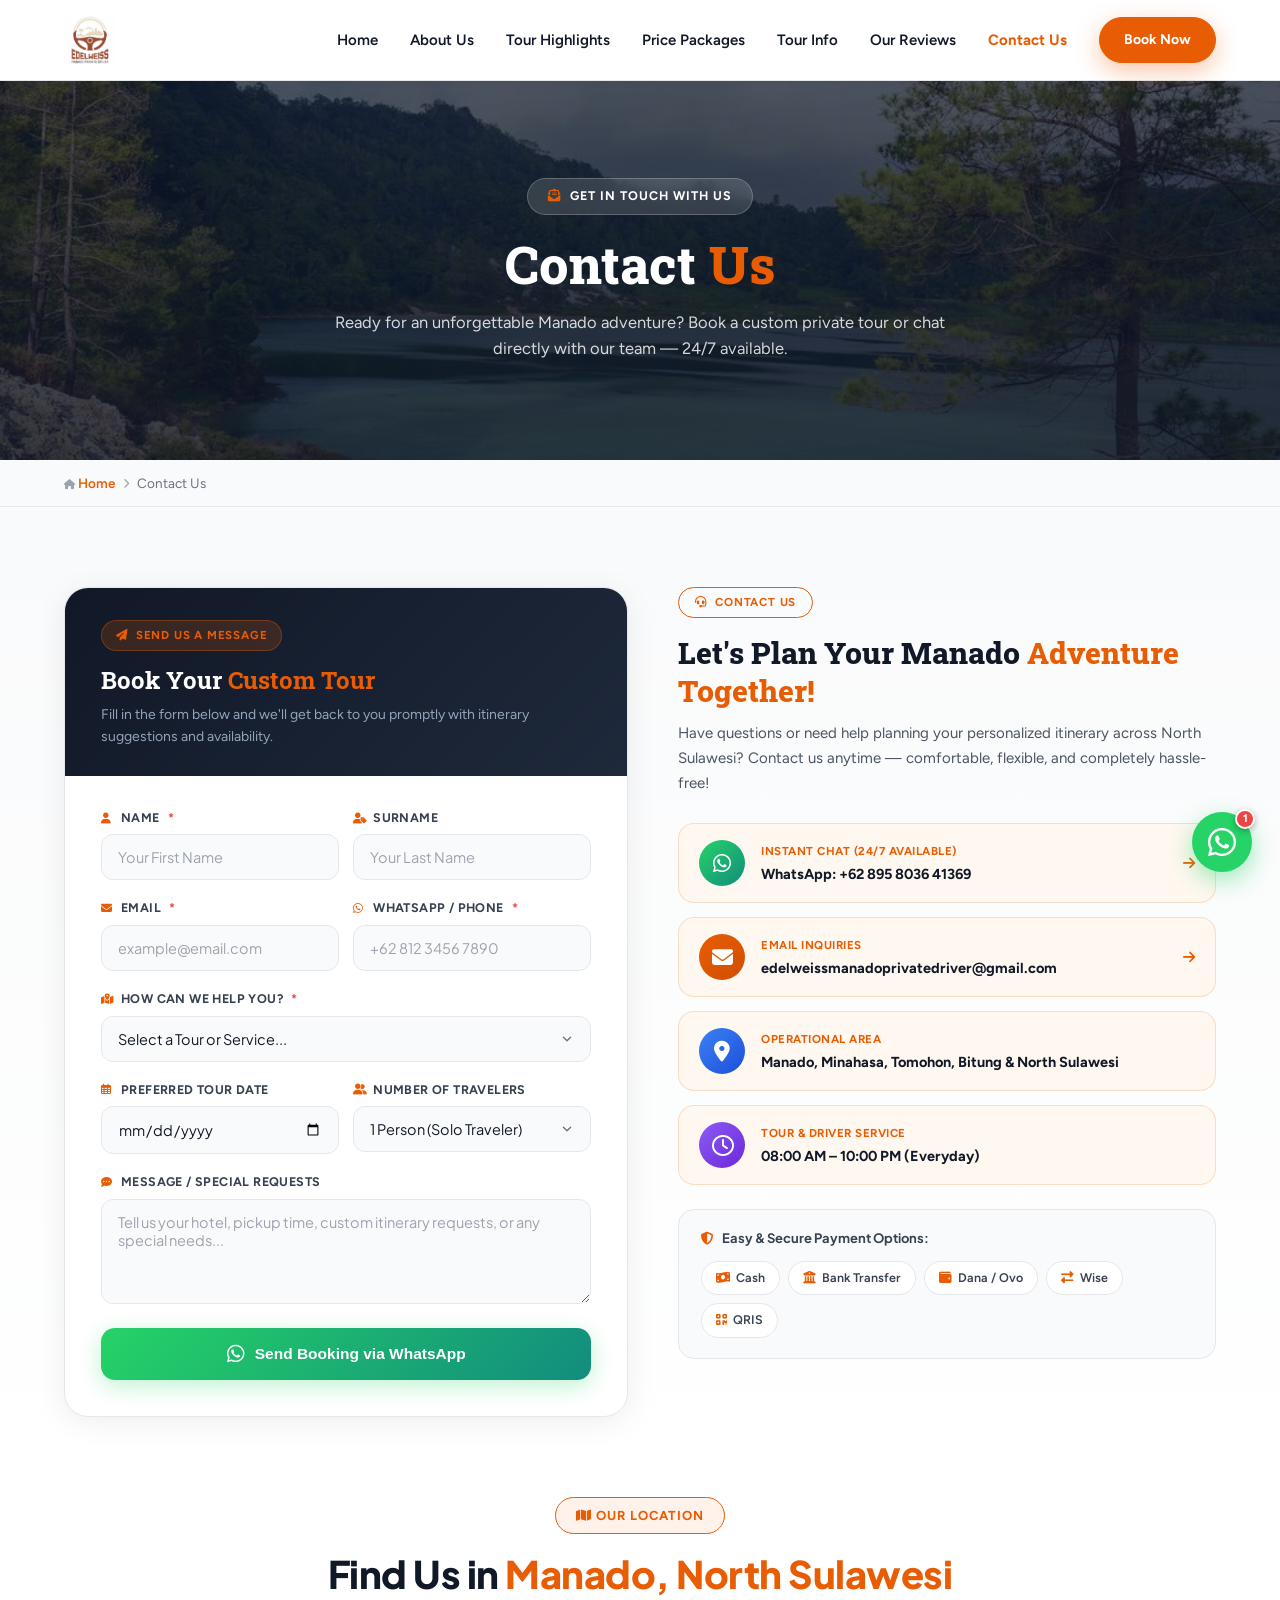
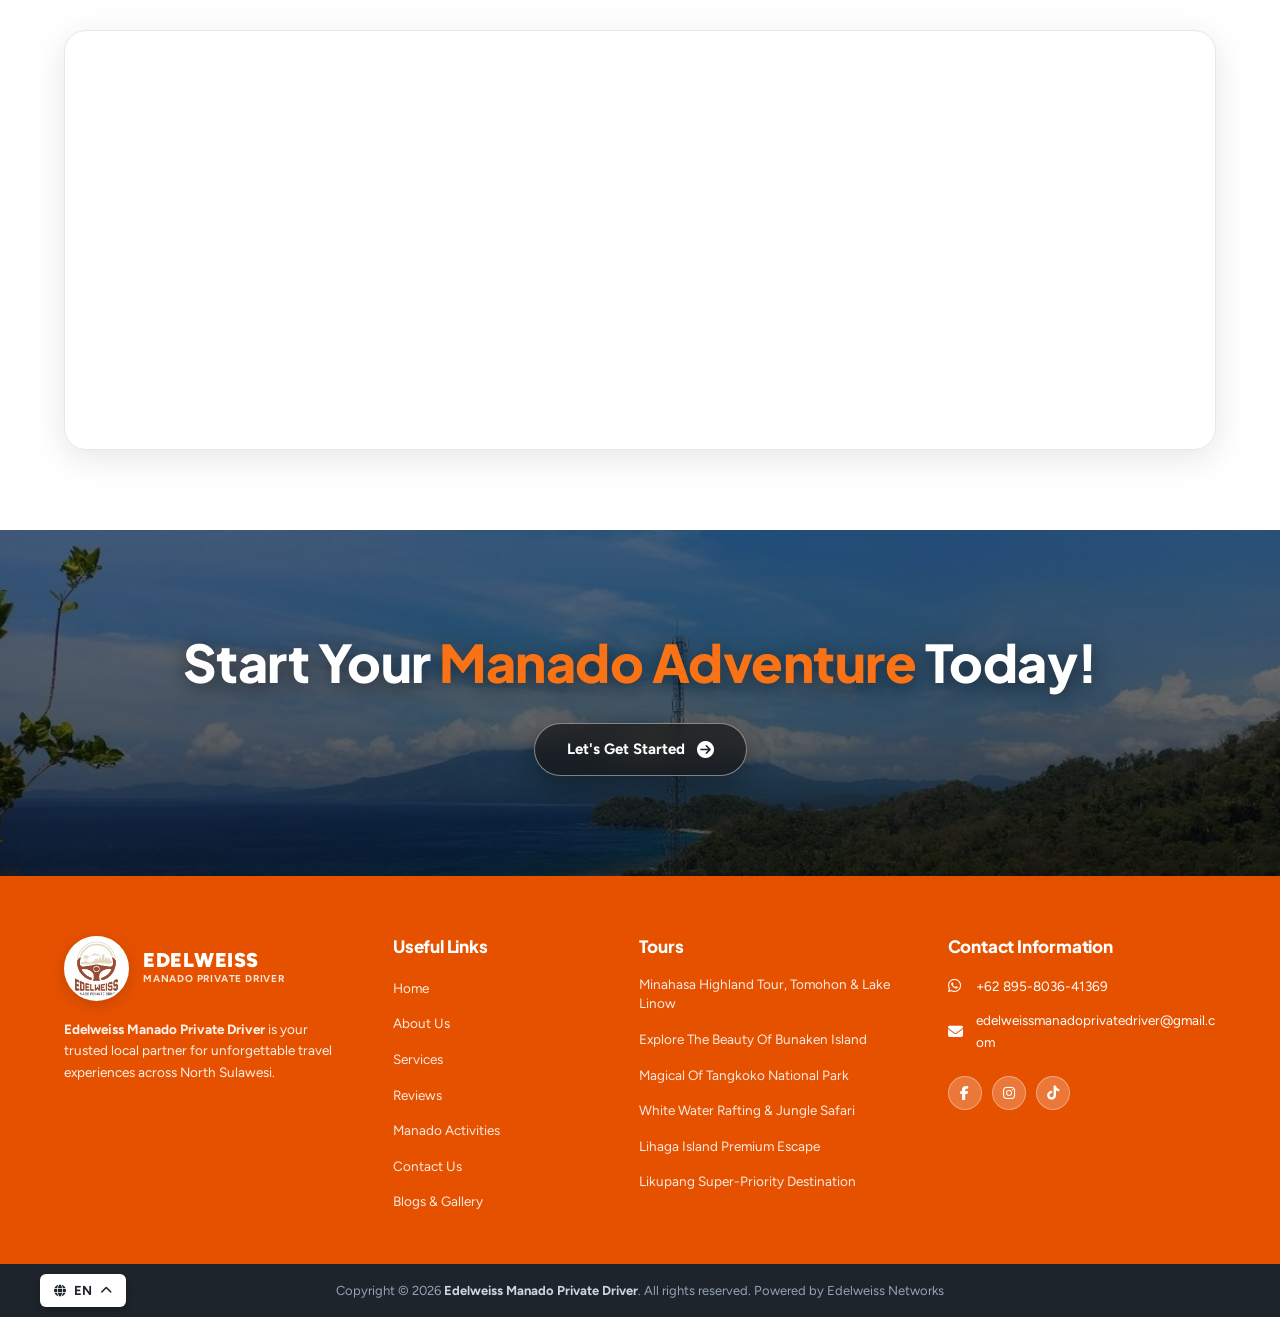
<file: contact.html>
<!DOCTYPE html>
<html lang="en">
<head>
    <meta charset="UTF-8">
    <meta name="viewport" content="width=device-width, initial-scale=1.0">
    <title>Contact Us - Edelweiss Manado Private Driver</title>
    <meta name="description" content="Get in touch with Edelweiss Manado Private Driver. Book your customized private tour, driver service, airport transfer, or ask any questions. Available 24/7.">

    <!-- Google Fonts -->
    <link rel="preconnect" href="https://fonts.googleapis.com">
    <link rel="preconnect" href="https://fonts.gstatic.com" crossorigin>
    <link href="https://fonts.googleapis.com/css2?family=Figtree:ital,wght@0,300..900;1,300..900&family=Plus+Jakarta+Sans:ital,wght@0,300..800;1,300..800&family=Roboto+Slab:wght@100..900&display=swap" rel="stylesheet">

    <!-- Font Awesome -->
    <link rel="stylesheet" href="https://cdnjs.cloudflare.com/ajax/libs/font-awesome/6.4.0/css/all.min.css">

    <!-- Shared CSS -->
    <link rel="stylesheet" href="css/style.css">

    <!-- Contact Page Specific Override CSS -->
    <style>
        /* ===== PAGE HERO BANNER ===== */
        .page-hero {
            position: relative;
            height: 380px;
            display: flex;
            align-items: center;
            justify-content: center;
            text-align: center;
            margin-top: 80px;
            overflow: hidden;
        }

        .page-hero-bg {
            position: absolute;
            inset: 0;
            background: url('Tempat_wisata/tomohon_linow_lake.jpg') center/cover no-repeat;
            transform: scale(1.05);
            transition: transform 8s ease;
            animation: subtle-ken 8s ease forwards;
        }

        @keyframes subtle-ken {
            from { transform: scale(1.05); }
            to   { transform: scale(1.0); }
        }

        .page-hero-overlay {
            position: absolute;
            inset: 0;
            background: linear-gradient(175deg, rgba(15,23,42,0.72) 0%, rgba(15,23,42,0.85) 100%);
        }

        .page-hero-content {
            position: relative;
            z-index: 2;
            max-width: 700px;
            padding: 0 20px;
        }

        .page-hero-content .page-tag {
            display: inline-flex;
            align-items: center;
            gap: 8px;
            background: rgba(255,255,255,0.14);
            backdrop-filter: blur(8px);
            border: 1px solid rgba(255,255,255,0.22);
            color: #fff;
            padding: 7px 20px;
            border-radius: 50px;
            font-size: 12.5px;
            font-weight: 700;
            text-transform: uppercase;
            letter-spacing: 1px;
            margin-bottom: 20px;
        }

        .page-hero-content .page-tag i {
            color: #E85D04;
        }

        .page-hero-content h1 {
            font-family: 'Roboto Slab', serif;
            color: #fff;
            font-size: 52px;
            font-weight: 800;
            line-height: 1.15;
            margin-bottom: 14px;
        }

        .page-hero-content h1 .hl {
            color: #E85D04;
        }

        .page-hero-content p {
            color: rgba(255,255,255,0.82);
            font-size: 16.5px;
            line-height: 1.6;
        }

        /* ===== BREADCRUMB ===== */
        .breadcrumb-bar {
            background: #F9FAFB;
            border-bottom: 1px solid #E5E7EB;
            padding: 12px 0;
        }

        .breadcrumb-bar .container {
            display: flex;
            align-items: center;
            gap: 8px;
            font-size: 13.5px;
            color: #6B7280;
        }

        .breadcrumb-bar a {
            color: #E85D04;
            font-weight: 600;
            text-decoration: none;
            transition: color 0.2s;
        }

        .breadcrumb-bar a:hover {
            color: #D04F00;
        }

        .breadcrumb-bar i {
            font-size: 10px;
            color: #9CA3AF;
        }

        /* ===== CONTACT SECTION LAYOUT ===== */
        .contact-section {
            padding: 80px 0;
            background: linear-gradient(180deg, #F9FAFB 0%, #ffffff 100%);
        }

        .contact-wrap {
            display: grid;
            grid-template-columns: 1.05fr 1fr;
            gap: 50px;
            align-items: start;
        }

        /* ===== LEFT COLUMN: FORM CARD ===== */
        .form-col {
            background: #fff;
            border-radius: 24px;
            border: 1px solid #E5E7EB;
            box-shadow: 0 4px 30px rgba(0,0,0,0.07);
            overflow: hidden;
            transition: box-shadow 0.3s ease;
        }

        .form-col:hover {
            box-shadow: 0 8px 40px rgba(0,0,0,0.10);
        }

        .form-col-header {
            background: linear-gradient(135deg, #111827 0%, #1e293b 100%);
            padding: 32px 36px 28px;
        }

        .form-col-header .ftag {
            display: inline-flex;
            align-items: center;
            gap: 7px;
            background: rgba(232,93,4,0.18);
            border: 1px solid rgba(232,93,4,0.35);
            color: #E85D04;
            padding: 5px 14px;
            border-radius: 50px;
            font-size: 11.5px;
            font-weight: 700;
            text-transform: uppercase;
            letter-spacing: 0.8px;
            margin-bottom: 14px;
        }

        .form-col-header h2 {
            font-family: 'Roboto Slab', serif;
            color: #fff;
            font-size: 24px;
            font-weight: 700;
            line-height: 1.3;
            margin: 0 0 8px 0;
        }

        .form-col-header h2 span {
            color: #E85D04;
        }

        .form-col-header p {
            color: #94A3B8;
            font-size: 14px;
            line-height: 1.55;
            margin: 0;
        }

        .form-col-body {
            padding: 32px 36px 36px;
        }

        /* FORM ELEMENTS */
        .booking-form {
            display: flex;
            flex-direction: column;
            gap: 18px;
        }

        .frow-2 {
            display: grid;
            grid-template-columns: 1fr 1fr;
            gap: 14px;
        }

        .fgroup {
            display: flex;
            flex-direction: column;
            gap: 6px;
        }

        .fgroup label {
            display: flex;
            align-items: center;
            gap: 6px;
            font-size: 12.5px;
            font-weight: 700;
            color: #374151;
            text-transform: uppercase;
            letter-spacing: 0.4px;
        }

        .fgroup label i {
            color: #E85D04;
            font-size: 11px;
            width: 14px;
        }

        .fgroup label .req {
            color: #EF4444;
            margin-left: 2px;
        }

        .fgroup input,
        .fgroup select,
        .fgroup textarea {
            width: 100%;
            box-sizing: border-box;
            padding: 13px 16px;
            border: 1.5px solid #E5E7EB;
            border-radius: 12px;
            font-size: 14.5px;
            font-family: 'Plus Jakarta Sans', 'Figtree', sans-serif;
            color: #111827;
            background: #F9FAFB;
            transition: border-color 0.25s, box-shadow 0.25s, background 0.25s;
            outline: none;
            appearance: none;
            -webkit-appearance: none;
        }

        .fgroup select {
            background-image: url("data:image/svg+xml,%3Csvg xmlns='http://www.w3.org/2000/svg' fill='none' viewBox='0 0 20 20'%3E%3Cpath stroke='%236B7280' stroke-linecap='round' stroke-linejoin='round' stroke-width='1.5' d='M6 8l4 4 4-4'/%3E%3C/svg%3E");
            background-repeat: no-repeat;
            background-position: right 14px center;
            background-size: 18px;
            padding-right: 40px;
        }

        .fgroup input:focus,
        .fgroup select:focus,
        .fgroup textarea:focus {
            border-color: #E85D04;
            background: #fff;
            box-shadow: 0 0 0 4px rgba(232,93,4,0.10);
        }

        .fgroup textarea {
            resize: vertical;
            min-height: 105px;
        }

        .fgroup input::placeholder,
        .fgroup textarea::placeholder {
            color: #9CA3AF;
        }

        /* SUBMIT BUTTON */
        .btn-whatsapp-submit {
            display: flex;
            align-items: center;
            justify-content: center;
            gap: 10px;
            width: 100%;
            padding: 16px 24px;
            background: linear-gradient(135deg, #25D366 0%, #128C7E 100%);
            color: #fff;
            font-weight: 800;
            font-size: 15.5px;
            border: none;
            border-radius: 14px;
            cursor: pointer;
            box-shadow: 0 6px 22px rgba(37,211,102,0.30);
            transition: transform 0.25s, box-shadow 0.25s, filter 0.25s;
            margin-top: 6px;
        }

        .btn-whatsapp-submit:hover {
            transform: translateY(-2px);
            box-shadow: 0 10px 28px rgba(37,211,102,0.44);
            filter: brightness(1.05);
        }

        .btn-whatsapp-submit i {
            font-size: 20px;
        }

        /* ===== RIGHT COLUMN: INFO ===== */
        .info-col {
            display: flex;
            flex-direction: column;
            gap: 24px;
        }

        .info-col-header {
            padding: 0 0 4px;
        }

        .info-col-header .ctag {
            display: inline-flex;
            align-items: center;
            gap: 7px;
            border: 1.5px solid #E85D04;
            color: #E85D04;
            padding: 5px 16px;
            border-radius: 50px;
            font-size: 11.5px;
            font-weight: 700;
            text-transform: uppercase;
            letter-spacing: 0.8px;
            margin-bottom: 16px;
        }

        .info-col-header h2 {
            font-family: 'Roboto Slab', serif;
            font-size: 30px;
            font-weight: 800;
            color: #111827;
            line-height: 1.25;
            margin: 0 0 12px 0;
        }

        .info-col-header h2 span {
            color: #E85D04;
        }

        .info-col-header p {
            color: #4B5563;
            font-size: 15px;
            line-height: 1.65;
        }

        /* CHANNEL CARDS */
        .channels {
            display: flex;
            flex-direction: column;
            gap: 14px;
        }

        .channel {
            display: flex;
            align-items: center;
            gap: 16px;
            background: #FFF8F0;
            border: 1.5px solid rgba(232,93,4,0.18);
            border-radius: 16px;
            padding: 16px 20px;
            text-decoration: none;
            transition: transform 0.25s, border-color 0.25s, box-shadow 0.25s;
        }

        a.channel:hover {
            transform: translateX(6px);
            border-color: #E85D04;
            box-shadow: 0 6px 22px rgba(232,93,4,0.14);
        }

        .channel-icon {
            width: 46px;
            height: 46px;
            border-radius: 50%;
            display: flex;
            align-items: center;
            justify-content: center;
            font-size: 21px;
            color: #fff;
            flex-shrink: 0;
        }

        .channel-icon.wa-icon   { background: linear-gradient(135deg, #25D366, #128C7E); }
        .channel-icon.mail-icon { background: linear-gradient(135deg, #E85D04, #D04F00); }
        .channel-icon.loc-icon  { background: linear-gradient(135deg, #3B82F6, #1D4ED8); }
        .channel-icon.time-icon { background: linear-gradient(135deg, #8B5CF6, #6D28D9); }

        .channel-text {
            flex: 1;
            min-width: 0;
        }

        .channel-label {
            display: block;
            font-size: 11.5px;
            font-weight: 700;
            text-transform: uppercase;
            letter-spacing: 0.5px;
            color: #E85D04;
            margin-bottom: 3px;
        }

        .channel-value {
            font-size: 14.5px;
            font-weight: 700;
            color: #111827;
            line-height: 1.4;
            margin: 0;
            white-space: nowrap;
            overflow: hidden;
            text-overflow: ellipsis;
        }

        .channel-arrow {
            color: #E85D04;
            font-size: 14px;
            transition: transform 0.25s;
            flex-shrink: 0;
        }

        a.channel:hover .channel-arrow {
            transform: translateX(4px);
        }

        /* PAYMENT BOX */
        .payment-box {
            background: #F9FAFB;
            border-radius: 16px;
            border: 1px solid #E5E7EB;
            padding: 20px 22px;
        }

        .payment-box h4 {
            font-size: 13px;
            font-weight: 700;
            color: #374151;
            display: flex;
            align-items: center;
            gap: 8px;
            margin-bottom: 14px;
        }

        .payment-box h4 i {
            color: #E85D04;
        }

        .payment-tags {
            display: flex;
            flex-wrap: wrap;
            gap: 8px;
        }

        .payment-tags span {
            display: inline-flex;
            align-items: center;
            gap: 6px;
            background: #fff;
            border: 1px solid #E5E7EB;
            padding: 6px 14px;
            border-radius: 50px;
            font-size: 12.5px;
            font-weight: 600;
            color: #374151;
        }

        .payment-tags span i {
            color: #E85D04;
        }

        /* ===== MAP SECTION ===== */
        .map-section {
            padding: 0 0 80px;
        }

        .map-section .section-title {
            text-align: center;
            margin-bottom: 32px;
        }

        .map-frame {
            width: 100%;
            height: 420px;
            border-radius: 22px;
            overflow: hidden;
            box-shadow: 0 8px 35px rgba(0,0,0,0.10);
            border: 1px solid #E5E7EB;
        }

        .map-frame iframe {
            width: 100%;
            height: 100%;
            border: none;
            display: block;
        }

        /* ===== RESPONSIVE ===== */
        @media (max-width: 1200px) {
            .contact-wrap {
                gap: 32px;
            }
            .form-col-header, .form-col-body {
                padding: 30px 28px;
            }
            .info-col {
                padding: 30px 26px;
            }
        }

        @media (max-width: 992px) {
            .contact-section {
                padding: 50px 0 60px;
            }

            .contact-wrap {
                grid-template-columns: 1fr;
                gap: 40px;
            }

            .page-hero {
                height: 320px;
            }

            .page-hero-content h1 {
                font-size: 38px;
            }

            .form-col-header, .form-col-body {
                padding: 30px 24px;
            }

            .info-col {
                padding: 30px 24px;
            }
        }

        @media (max-width: 768px) {
            .page-hero {
                height: 280px;
                padding: 0 15px;
            }

            .page-hero-content h1 {
                font-size: 32px;
            }

            .page-hero-content p {
                font-size: 14.5px;
            }

            .frow-2 {
                grid-template-columns: 1fr;
                gap: 16px;
            }

            .form-col-header,
            .form-col-body {
                padding: 24px 18px;
            }

            .form-col-header h2,
            .info-col-header h2 {
                font-size: 24px;
            }

            .channel {
                padding: 14px 16px;
                gap: 12px;
            }

            .channel-icon {
                width: 40px;
                height: 40px;
                font-size: 18px;
            }

            .channel-value {
                font-size: 13.5px;
                white-space: normal;
                word-break: break-word;
            }

            .payment-box {
                padding: 16px 18px;
            }

            .payment-tags span {
                font-size: 12px;
                padding: 5px 12px;
            }

            .map-frame {
                height: 320px;
                border-radius: 16px;
            }
        }

        @media (max-width: 480px) {
            .page-hero {
                height: 250px;
            }

            .page-hero-content h1 {
                font-size: 28px;
            }

            .page-tag {
                font-size: 12px;
                padding: 5px 14px;
            }

            .form-col-header,
            .form-col-body,
            .info-col {
                padding: 20px 15px;
                border-radius: 16px;
            }

            .form-col-header h2,
            .info-col-header h2 {
                font-size: 21px;
            }

            .btn-whatsapp-submit {
                font-size: 14.5px;
                padding: 13px 20px;
            }

            .channel {
                flex-direction: row;
                padding: 12px 14px;
            }

            .channel-arrow {
                display: none;
            }

            .map-frame {
                height: 260px;
            }
        }
    </style>
</head>
<body>
    <!-- NAVBAR -->
    <nav id="navbar" class="scrolled">
        <div class="container nav-container">
            <a href="index.html" class="logo">
                <img src="logo.jpg" alt="Edelweiss Manado Logo">
            </a>
            <div class="nav-links">
                <a href="index.html">Home</a>
                <a href="index.html#about">About Us</a>
                <a href="index.html#highlights">Tour Highlights</a>
                <a href="index.html#packages">Price Packages</a>
                <a href="index.html#info">Tour Info</a>
                <a href="index.html#reviews">Our Reviews</a>
                <a href="contact.html" style="color:#E85D04; font-weight:700;">Contact Us</a>
                <a href="contact.html#contact-form" class="btn-primary nav-cta">Book Now</a>
            </div>
            <div class="mobile-menu-btn" id="mobileMenuBtn">
                <i class="fas fa-bars"></i>
            </div>
        </div>
    </nav>

    <!-- MOBILE MENU -->
    <div class="mobile-menu" id="mobileMenu">
        <div class="mobile-menu-header">
            <a href="index.html" class="logo">
                <img src="logo.jpg" alt="Edelweiss Manado Logo">
            </a>
            <button class="mobile-close-btn" id="mobileCloseBtn"><i class="fas fa-times"></i></button>
        </div>
        <a href="index.html" class="mobile-link">Home</a>
        <a href="index.html#about" class="mobile-link">About Us</a>
        <a href="index.html#highlights" class="mobile-link">Tour Highlights</a>
        <a href="index.html#packages" class="mobile-link">Price Packages</a>
        <a href="index.html#info" class="mobile-link">Tour Info</a>
        <a href="index.html#reviews" class="mobile-link">Our Reviews</a>
        <a href="contact.html" class="mobile-link" style="color:#E85D04;font-weight:700;">Contact Us</a>
        <a href="contact.html#contact-form" class="btn-primary mobile-cta">Book Now</a>
    </div>
    <div class="mobile-overlay" id="mobileOverlay"></div>

    <!-- PAGE HERO -->
    <section class="page-hero">
        <div class="page-hero-bg"></div>
        <div class="page-hero-overlay"></div>
        <div class="page-hero-content">
            <div class="page-tag">
                <i class="fas fa-envelope-open-text"></i> Get In Touch With Us
            </div>
            <h1>Contact <span class="hl">Us</span></h1>
            <p>Ready for an unforgettable Manado adventure? Book a custom private tour or chat directly with our team — 24/7 available.</p>
        </div>
    </section>

    <!-- BREADCRUMB -->
    <div class="breadcrumb-bar">
        <div class="container">
            <a href="index.html"><i class="fas fa-home"></i> Home</a>
            <i class="fas fa-chevron-right"></i>
            <span>Contact Us</span>
        </div>
    </div>

    <!-- MAIN CONTACT SECTION -->
    <section class="contact-section" id="contact-form">
        <div class="container">
            <div class="contact-wrap">

                <!-- LEFT: BOOKING FORM -->
                <div class="form-col">
                    <div class="form-col-header">
                        <div class="ftag"><i class="fas fa-paper-plane"></i> Send Us A Message</div>
                        <h2>Book Your <span>Custom Tour</span></h2>
                        <p>Fill in the form below and we'll get back to you promptly with itinerary suggestions and availability.</p>
                    </div>
                    <div class="form-col-body">
                        <form id="tourBookingForm" class="booking-form">
                            <div class="frow-2">
                                <div class="fgroup">
                                    <label for="name"><i class="fas fa-user"></i> Name <span class="req">*</span></label>
                                    <input type="text" id="name" name="name" placeholder="Your First Name" required>
                                </div>
                                <div class="fgroup">
                                    <label for="surname"><i class="fas fa-user-tag"></i> Surname</label>
                                    <input type="text" id="surname" name="surname" placeholder="Your Last Name">
                                </div>
                            </div>

                            <div class="frow-2">
                                <div class="fgroup">
                                    <label for="email"><i class="fas fa-envelope"></i> Email <span class="req">*</span></label>
                                    <input type="email" id="email" name="email" placeholder="example@email.com" required>
                                </div>
                                <div class="fgroup">
                                    <label for="phone"><i class="fab fa-whatsapp"></i> WhatsApp / Phone <span class="req">*</span></label>
                                    <input type="tel" id="phone" name="phone" placeholder="+62 812 3456 7890" required>
                                </div>
                            </div>

                            <div class="fgroup">
                                <label for="service"><i class="fas fa-map-marked-alt"></i> How Can We Help You? <span class="req">*</span></label>
                                <select id="service" name="service" required>
                                    <option value="" disabled selected>Select a Tour or Service...</option>
                                    <option>General Enquiry</option>
                                    <option>Custom Tour &amp; Private Driver</option>
                                    <option>Minahasa Highland Tour ($90/person)</option>
                                    <option>Minahasan Cooking Class ($150/person)</option>
                                    <option>Private Tracking Mahawu &amp; Lokon ($90/person)</option>
                                    <option>Explore Bunaken Marine Park ($100/person)</option>
                                    <option>Magical Tangkoko National Park ($90/person)</option>
                                    <option>Rafting &amp; Tangkoko Adventure ($200/person)</option>
                                    <option>Lihaga Island Maritime Escape</option>
                                    <option>Likupang Super-Priority Tour</option>
                                    <option>Explore Siau &amp; Tagulandang 4D3N ($350/person)</option>
                                    <option>Airport Pick-up / Drop-off</option>
                                </select>
                            </div>

                            <div class="frow-2">
                                <div class="fgroup">
                                    <label for="tourDate"><i class="far fa-calendar-alt"></i> Preferred Tour Date</label>
                                    <input type="date" id="tourDate" name="tourDate">
                                </div>
                                <div class="fgroup">
                                    <label for="guests"><i class="fas fa-user-friends"></i> Number of Travelers</label>
                                    <select id="guests" name="guests">
                                        <option>1 Person (Solo Traveler)</option>
                                        <option>2 Persons (Couple)</option>
                                        <option>3-4 Persons (Small Group)</option>
                                        <option>5-7 Persons (Family Group)</option>
                                        <option>8+ Persons (Large Group)</option>
                                    </select>
                                </div>
                            </div>

                            <div class="fgroup">
                                <label for="message"><i class="fas fa-comment-dots"></i> Message / Special Requests</label>
                                <textarea id="message" name="message" rows="4" placeholder="Tell us your hotel, pickup time, custom itinerary requests, or any special needs..."></textarea>
                            </div>

                            <button type="submit" class="btn-whatsapp-submit">
                                <i class="fab fa-whatsapp"></i>
                                Send Booking via WhatsApp
                            </button>
                        </form>
                    </div>
                </div>

                <!-- RIGHT: CONTACT INFO -->
                <div class="info-col">
                    <div class="info-col-header">
                        <div class="ctag"><i class="fas fa-headset"></i> Contact Us</div>
                        <h2>Let's Plan Your Manado <span>Adventure Together!</span></h2>
                        <p>Have questions or need help planning your personalized itinerary across North Sulawesi? Contact us anytime — comfortable, flexible, and completely hassle-free!</p>
                    </div>

                    <div class="channels">
                        <a href="https://wa.me/62895803641369?text=Hello%20Edelweiss%20Manado%20Driver,%20I%20would%20like%20to%20inquire%20about%20a%20tour" target="_blank" class="channel">
                            <div class="channel-icon wa-icon"><i class="fab fa-whatsapp"></i></div>
                            <div class="channel-text">
                                <span class="channel-label">Instant Chat (24/7 Available)</span>
                                <p class="channel-value">WhatsApp: +62 895 8036 41369</p>
                            </div>
                            <i class="fas fa-arrow-right channel-arrow"></i>
                        </a>

                        <a href="mailto:edelweissmanadoprivatedriver@gmail.com" class="channel">
                            <div class="channel-icon mail-icon"><i class="fas fa-envelope"></i></div>
                            <div class="channel-text">
                                <span class="channel-label">Email Inquiries</span>
                                <p class="channel-value">edelweissmanadoprivatedriver@gmail.com</p>
                            </div>
                            <i class="fas fa-arrow-right channel-arrow"></i>
                        </a>

                        <div class="channel">
                            <div class="channel-icon loc-icon"><i class="fas fa-map-marker-alt"></i></div>
                            <div class="channel-text">
                                <span class="channel-label">Operational Area</span>
                                <p class="channel-value">Manado, Minahasa, Tomohon, Bitung &amp; North Sulawesi</p>
                            </div>
                        </div>

                        <div class="channel">
                            <div class="channel-icon time-icon"><i class="far fa-clock"></i></div>
                            <div class="channel-text">
                                <span class="channel-label">Tour &amp; Driver Service</span>
                                <p class="channel-value">08:00 AM – 10:00 PM (Everyday)</p>
                            </div>
                        </div>
                    </div>

                    <div class="payment-box">
                        <h4><i class="fas fa-shield-alt"></i> Easy &amp; Secure Payment Options:</h4>
                        <div class="payment-tags">
                            <span><i class="fas fa-money-bill-wave"></i> Cash</span>
                            <span><i class="fas fa-university"></i> Bank Transfer</span>
                            <span><i class="fas fa-wallet"></i> Dana / Ovo</span>
                            <span><i class="fas fa-exchange-alt"></i> Wise</span>
                            <span><i class="fas fa-qrcode"></i> QRIS</span>
                        </div>
                    </div>
                </div>

            </div>
        </div>
    </section>

    <!-- MAP SECTION -->
    <section class="map-section">
        <div class="container">
            <div class="section-title center">
                <span class="section-tag"><i class="fas fa-map"></i> Our Location</span>
                <h2>Find Us in <span class="highlight">Manado, North Sulawesi</span></h2>
            </div>
            <div class="map-frame">
                <iframe
                    loading="lazy"
                    src="https://maps.google.com/maps?q=Manado+North+Sulawesi&t=m&z=11&output=embed&iwloc=near"
                    title="Edelweiss Manado Private Driver Location"
                    aria-label="Manado North Sulawesi Map">
                </iframe>
            </div>
        </div>
    </section>

    <!-- Pre-Footer CTA Banner (Mata Bali Driver Reference Style) -->
    <section class="cta-banner-section">
        <div class="cta-banner-bg" style="background-image: url('Tempat_wisata/likupang_coast.jpg');"></div>
        <div class="cta-banner-overlay"></div>
        <div class="container cta-banner-container">
            <h2>Start Your <span class="highlight-orange">Manado Adventure</span> Today!</h2>
            <a href="#tourBookingForm" class="btn-cta-pill">
                <span>Let's Get Started</span>
                <i class="fas fa-arrow-circle-right"></i>
            </a>
        </div>
    </section>

    <!-- FOOTER (Mata Bali Driver Orange Reference Style) -->
    <footer id="contact" class="footer-orange">
        <div class="container">
            <div class="footer-orange-grid">
                <!-- Column 1: Brand & Logo -->
                <div class="footer-orange-col brand-col">
                    <a href="index.html" class="footer-orange-logo">
                        <img src="logo.jpg" alt="Edelweiss Manado Logo">
                        <div class="logo-text-wrap">
                            <span class="logo-title">EDELWEISS</span>
                            <span class="logo-subtitle">MANADO PRIVATE DRIVER</span>
                        </div>
                    </a>
                    <p class="brand-tagline"><strong>Edelweiss Manado Private Driver</strong> is your trusted local partner for unforgettable travel experiences across North Sulawesi.</p>
                </div>

                <!-- Column 2: Useful Links -->
                <div class="footer-orange-col links-col">
                    <h4 class="footer-col-title">Useful Links</h4>
                    <ul>
                        <li><a href="index.html">Home</a></li>
                        <li><a href="index.html#about">About Us</a></li>
                        <li><a href="index.html#services">Services</a></li>
                        <li><a href="index.html#packages">Reviews</a></li>
                        <li><a href="index.html#highlights">Manado Activities</a></li>
                        <li><a href="contact.html">Contact Us</a></li>
                        <li><a href="index.html#instagram">Blogs &amp; Gallery</a></li>
                    </ul>
                </div>

                <!-- Column 3: Tours -->
                <div class="footer-orange-col tours-col">
                    <h4 class="footer-col-title">Tours</h4>
                    <ul>
                        <li><a href="index.html#packages">Minahasa Highland Tour, Tomohon &amp; Lake Linow</a></li>
                        <li><a href="index.html#packages">Explore The Beauty Of Bunaken Island</a></li>
                        <li><a href="index.html#packages">Magical Of Tangkoko National Park</a></li>
                        <li><a href="index.html#packages">White Water Rafting &amp; Jungle Safari</a></li>
                        <li><a href="index.html#packages">Lihaga Island Premium Escape</a></li>
                        <li><a href="index.html#packages">Likupang Super-Priority Destination</a></li>
                    </ul>
                </div>

                <!-- Column 4: Contact Information -->
                <div class="footer-orange-col contact-col">
                    <h4 class="footer-col-title">Contact Information</h4>
                    <div class="contact-info-list">
                        <a href="https://wa.me/62895803641369" target="_blank" class="contact-info-item">
                            <i class="fab fa-whatsapp"></i>
                            <span>+62 895-8036-41369</span>
                        </a>
                        <a href="mailto:edelweissmanadoprivatedriver@gmail.com" class="contact-info-item">
                            <i class="fas fa-envelope"></i>
                            <span>edelweissmanadoprivatedriver@gmail.com</span>
                        </a>
                    </div>
                    <div class="footer-social-icons">
                        <a href="https://facebook.com" target="_blank" aria-label="Facebook"><i class="fab fa-facebook-f"></i></a>
                        <a href="https://www.instagram.com/edelweissmanadoprivatedriver/" target="_blank" aria-label="Instagram"><i class="fab fa-instagram"></i></a>
                        <a href="https://tiktok.com" target="_blank" aria-label="TikTok"><i class="fab fa-tiktok"></i></a>
                    </div>
                </div>
            </div>
        </div>

        <!-- Sub-Footer Bottom Bar -->
        <div class="footer-orange-bottom">
            <div class="container bottom-bar-inner">
                <!-- Language Switcher Pill (Left) -->
                <div class="lang-switcher">
                    <i class="fas fa-globe"></i>
                    <span>EN</span>
                    <i class="fas fa-chevron-up"></i>
                </div>
                <!-- Copyright & Powered By (Center) -->
                <p class="copyright-text">Copyright &copy; 2026 <strong>Edelweiss Manado Private Driver</strong>. All rights reserved. Powered by Edelweiss Networks</p>
            </div>
        </div>
    </footer>

    <!-- FLOATING WHATSAPP -->
    <a href="https://wa.me/62895803641369?text=Hello%20Edelweiss%20Manado%20Driver,%20I%20would%20like%20to%20book%20a%20tour" target="_blank" class="floating-wa" aria-label="Chat on WhatsApp">
        <div class="wa-tooltip">Chat with us on WhatsApp</div>
        <div class="wa-btn-inner">
            <i class="fab fa-whatsapp"></i>
            <span class="wa-badge-count">1</span>
        </div>
    </a>

    <!-- SCRIPTS -->
    <script src="js/main.js"></script>
    <script>
    document.addEventListener('DOMContentLoaded', () => {
        const form = document.getElementById('tourBookingForm');
        if (!form) return;

        form.addEventListener('submit', (e) => {
            e.preventDefault();
            const name    = document.getElementById('name').value.trim();
            const surname = document.getElementById('surname').value.trim();
            const email   = document.getElementById('email').value.trim();
            const phone   = document.getElementById('phone').value.trim();
            const service = document.getElementById('service').value;
            const date    = document.getElementById('tourDate').value || 'Flexible / TBD';
            const guests  = document.getElementById('guests').value;
            const message = document.getElementById('message').value.trim() || '-';

            const fullName = surname ? `${name} ${surname}` : name;
            const text = encodeURIComponent(
`*New Tour Booking – Edelweiss Manado*\n` +
`------------------------------\n` +
`*Name:* ${fullName}\n` +
`*Email:* ${email}\n` +
`*Phone/WA:* ${phone}\n` +
`*Tour / Service:* ${service}\n` +
`*Preferred Date:* ${date}\n` +
`*Travelers:* ${guests}\n` +
`*Special Notes:* ${message}\n` +
`------------------------------\n` +
`Please confirm availability. Thank you!`
            );
            window.open(`https://wa.me/62895803641369?text=${text}`, '_blank');
        });
    });
    </script>
</body>
</html>
</file>
<file: css/style.css>
/* ==========================================================================
   EDELWEISS MANADO PRIVATE DRIVER - STYLESHEET
   Mata Bali Driver Design & Typography System
   ========================================================================== */

/* 1. CSS VARIABLES & DESIGN TOKENS */
:root {
    /* Color Palette - Mata Bali Driver Warm Terracotta Orange & Slate */
    --primary-color: #E85D04;
    --primary-hover: #D04F00;
    --primary-light: rgba(232, 93, 4, 0.08);
    --primary-border: rgba(232, 93, 4, 0.25);
    
    --secondary-color: #111827;
    --secondary-light: #1F2937;
    
    --text-color: #4B5563;
    --text-muted: #6B7280;
    --text-light: #9CA3AF;
    
    --bg-white: #FFFFFF;
    --bg-light: #F9FAFB;
    --bg-card: #FFFFFF;
    --bg-dark: #0F172A;
    
    --border-color: #E5E7EB;
    --border-light: #F3F4F6;
    
    --success-color: #10B981;
    --danger-color: #EF4444;
    --star-color: #FBBF24;
    --whatsapp-color: #25D366;
    
    /* Typography */
    --font-heading: 'Plus Jakarta Sans', 'Figtree', sans-serif;
    --font-body: 'Figtree', sans-serif;
    --font-accent: 'Roboto Slab', serif;
    
    /* Border Radius */
    --radius-pill: 50px;
    --radius-card: 20px;
    --radius-md: 14px;
    --radius-sm: 8px;
    
    /* Shadows */
    --shadow-sm: 0 2px 8px rgba(0, 0, 0, 0.04);
    --shadow-md: 0 4px 16px rgba(0, 0, 0, 0.06);
    --shadow-card: 0 10px 30px -5px rgba(0, 0, 0, 0.06), 0 4px 6px -2px rgba(0, 0, 0, 0.02);
    --shadow-hover: 0 20px 35px -5px rgba(232, 93, 4, 0.14), 0 8px 10px -4px rgba(0, 0, 0, 0.04);
    --shadow-primary: 0 8px 24px rgba(232, 93, 4, 0.35);
    
    /* Transitions */
    --transition: all 0.3s cubic-bezier(0.4, 0, 0.2, 1);
}

/* 2. BASE & RESET */
* {
    margin: 0;
    padding: 0;
    box-sizing: border-box;
}

html {
    scroll-behavior: smooth;
}

body {
    font-family: var(--font-body);
    font-size: 15.5px;
    line-height: 1.65;
    color: var(--text-color);
    background-color: var(--bg-white);
    overflow-x: hidden;
    -webkit-font-smoothing: antialiased;
    -moz-osx-font-smoothing: grayscale;
}

h1, h2, h3, h4, h5, h6 {
    font-family: var(--font-heading);
    color: var(--secondary-color);
    line-height: 1.25;
    font-weight: 700;
}

a {
    text-decoration: none;
    color: inherit;
    transition: var(--transition);
}

ul {
    list-style: none;
}

img {
    max-width: 100%;
    display: block;
}

.container {
    max-width: 1200px;
    margin: 0 auto;
    padding: 0 24px;
}

.section-padding {
    padding: 90px 0;
}

.bg-light {
    background-color: var(--bg-light);
}

.highlight {
    color: var(--primary-color) !important;
}

/* 3. SECTION HEADINGS & BADGES (Mata Bali Driver Pill Style) */
.section-tag {
    display: inline-block;
    padding: 7px 20px;
    border: 1.5px solid var(--primary-color);
    color: var(--primary-color);
    background: var(--primary-light);
    border-radius: var(--radius-pill);
    font-size: 13px;
    font-weight: 700;
    text-transform: uppercase;
    letter-spacing: 1px;
    margin-bottom: 16px;
}

.section-title {
    margin-bottom: 50px;
}

.section-title.center {
    text-align: center;
}

.section-title h2 {
    font-size: 38px;
    font-weight: 800;
    letter-spacing: -0.5px;
    margin-bottom: 12px;
}

.section-desc {
    color: var(--text-muted);
    font-size: 16px;
    max-width: 640px;
    line-height: 1.6;
    margin: 0 auto;
}

/* 4. BUTTONS */
.btn-primary {
    display: inline-flex;
    align-items: center;
    justify-content: center;
    gap: 10px;
    background-color: var(--primary-color);
    color: #FFFFFF !important;
    padding: 13px 32px;
    border-radius: var(--radius-pill);
    font-weight: 700;
    font-size: 15px;
    box-shadow: var(--shadow-primary);
    border: 1.5px solid var(--primary-color);
    transition: var(--transition);
    cursor: pointer;
}

.btn-primary:hover {
    background-color: var(--primary-hover);
    border-color: var(--primary-hover);
    transform: translateY(-2px);
    box-shadow: 0 10px 25px rgba(232, 93, 4, 0.45);
}

.btn-secondary {
    display: inline-flex;
    align-items: center;
    justify-content: center;
    gap: 10px;
    background-color: rgba(255, 255, 255, 0.15);
    backdrop-filter: blur(10px);
    -webkit-backdrop-filter: blur(10px);
    color: #FFFFFF !important;
    padding: 13px 32px;
    border-radius: var(--radius-pill);
    font-weight: 700;
    font-size: 15px;
    border: 1.5px solid rgba(255, 255, 255, 0.4);
    transition: var(--transition);
    cursor: pointer;
}

.btn-secondary:hover {
    background-color: #FFFFFF;
    color: var(--secondary-color) !important;
    border-color: #FFFFFF;
    transform: translateY(-2px);
    box-shadow: 0 10px 25px rgba(0, 0, 0, 0.15);
}

.btn-card {
    display: block;
    width: 100%;
    text-align: center;
    padding: 12px 20px;
    border-radius: var(--radius-pill);
    border: 1.5px solid var(--primary-color);
    color: var(--primary-color);
    background: transparent;
    font-weight: 700;
    font-size: 14px;
    transition: var(--transition);
    text-decoration: none;
    margin-top: auto;
}

.btn-card:hover {
    background: var(--primary-color);
    color: #FFFFFF;
    box-shadow: 0 6px 18px rgba(232, 93, 4, 0.35);
    transform: translateY(-2px);
}

.btn-whatsapp {
    display: inline-flex;
    align-items: center;
    gap: 10px;
    background-color: var(--whatsapp-color);
    color: #FFFFFF !important;
    padding: 12px 26px;
    border-radius: var(--radius-pill);
    font-weight: 700;
    font-size: 14px;
    box-shadow: 0 6px 20px rgba(37, 211, 102, 0.35);
    transition: var(--transition);
}

.btn-whatsapp:hover {
    background-color: #1eb857;
    transform: translateY(-2px);
    box-shadow: 0 8px 25px rgba(37, 211, 102, 0.5);
}

/* 5. NAVIGATION */
#navbar {
    position: fixed;
    top: 0;
    left: 0;
    width: 100%;
    z-index: 1000;
    background-color: var(--bg-white);
    box-shadow: var(--shadow-sm);
    transition: var(--transition);
    border-bottom: 1px solid var(--border-color);
}

.nav-container {
    display: flex;
    justify-content: space-between;
    align-items: center;
    height: 80px;
}

.logo {
    display: inline-flex;
    align-items: center;
}

.logo img {
    height: 52px;
    width: auto;
    border-radius: 8px;
}

.nav-links {
    display: flex;
    align-items: center;
    gap: 32px;
}

.nav-links a:not(.btn-primary) {
    color: var(--secondary-color);
    font-weight: 600;
    font-size: 15px;
    position: relative;
    padding: 6px 0;
}

.nav-links a:not(.btn-primary)::after {
    content: '';
    position: absolute;
    bottom: 0;
    left: 0;
    width: 0;
    height: 2.5px;
    background-color: var(--primary-color);
    border-radius: 2px;
    transition: var(--transition);
}

.nav-links a:not(.btn-primary):hover {
    color: var(--primary-color);
}

.nav-links a:not(.btn-primary):hover::after {
    width: 100%;
}

.nav-cta {
    padding: 10px 24px;
    font-size: 14px;
}

.mobile-menu-btn {
    display: none;
    font-size: 24px;
    color: var(--secondary-color);
    cursor: pointer;
    padding: 8px;
}

/* Mobile Drawer */
.mobile-menu {
    position: fixed;
    top: 0;
    right: -100%;
    width: 85%;
    max-width: 340px;
    height: 100vh;
    background-color: var(--bg-white);
    z-index: 1100;
    padding: 30px 24px;
    box-shadow: -10px 0 30px rgba(0,0,0,0.15);
    transition: right 0.4s cubic-bezier(0.4, 0, 0.2, 1);
    display: flex;
    flex-direction: column;
    gap: 18px;
}

.mobile-menu.active {
    right: 0;
}

.mobile-menu-header {
    display: flex;
    justify-content: space-between;
    align-items: center;
    margin-bottom: 20px;
    padding-bottom: 15px;
    border-bottom: 1px solid var(--border-color);
}

.mobile-close-btn {
    background: transparent;
    border: none;
    font-size: 22px;
    color: var(--secondary-color);
    cursor: pointer;
}

.mobile-link {
    font-size: 17px;
    font-weight: 600;
    color: var(--secondary-color);
    padding: 8px 0;
    border-bottom: 1px solid var(--border-light);
}

.mobile-link:hover {
    color: var(--primary-color);
}

.mobile-cta {
    margin-top: 10px;
    width: 100%;
    text-align: center;
}

.mobile-overlay {
    position: fixed;
    top: 0;
    left: 0;
    width: 100%;
    height: 100%;
    background: rgba(0, 0, 0, 0.5);
    z-index: 1050;
    display: none;
}

.mobile-overlay.active {
    display: block;
}

/* 6. HERO SECTION */
.hero {
    height: 100vh;
    min-height: 650px;
    position: relative;
    display: flex;
    align-items: center;
    margin-top: 80px;
    overflow: hidden;
}

/* Hero Slideshow */
.hero-slideshow {
    position: absolute;
    inset: 0;
    z-index: 0;
}

.slide {
    position: absolute;
    inset: 0;
    background-size: cover;
    background-position: center;
    opacity: 0;
    transition: opacity 1.2s cubic-bezier(0.4, 0, 0.2, 1), transform 6s ease;
    transform: scale(1.08);
}

.slide.active {
    opacity: 1;
    transform: scale(1);
}

.slide.prev {
    opacity: 0;
    transform: scale(1);
}

/* Slide Dots Indicators */
.slide-indicators {
    position: absolute;
    bottom: 32px;
    left: 50%;
    transform: translateX(-50%);
    z-index: 3;
    display: flex;
    gap: 10px;
}

.slide-dot {
    width: 10px;
    height: 10px;
    border-radius: 50%;
    border: none;
    background: rgba(255, 255, 255, 0.45);
    cursor: pointer;
    padding: 0;
    transition: all 0.35s ease;
}

.slide-dot.active {
    background: var(--primary-color);
    width: 28px;
    border-radius: 5px;
    box-shadow: 0 2px 10px rgba(232, 93, 4, 0.6);
}

.slide-dot:hover {
    background: rgba(255, 255, 255, 0.75);
}

.hero-overlay {
    position: absolute;
    top: 0;
    left: 0;
    width: 100%;
    height: 100%;
    background: linear-gradient(180deg, rgba(15, 23, 42, 0.38) 0%, rgba(15, 23, 42, 0.52) 100%);
}

.hero-content {
    position: relative;
    z-index: 2;
    max-width: 880px;
    text-align: center;
    margin: 0 auto;
}

/* =========================================
   SCROLL REVEAL ANIMATION SYSTEM
   ========================================= */
[data-reveal] {
    opacity: 0;
    transform: translateY(55px);
    transition: opacity 1.2s cubic-bezier(0.4, 0, 0.2, 1), transform 1.2s cubic-bezier(0.4, 0, 0.2, 1);
}

[data-reveal].revealed {
    opacity: 1;
    transform: translateY(0);
}

[data-reveal-delay="100"] { transition-delay: 0.15s; }
[data-reveal-delay="200"] { transition-delay: 0.3s; }
[data-reveal-delay="300"] { transition-delay: 0.45s; }
[data-reveal-delay="400"] { transition-delay: 0.6s; }
[data-reveal-delay="500"] { transition-delay: 0.75s; }

.hero-tag-wrap {
    margin-bottom: 20px;
}

.hero-tag {
    display: inline-flex;
    align-items: center;
    gap: 8px;
    background: rgba(255, 255, 255, 0.15);
    backdrop-filter: blur(8px);
    -webkit-backdrop-filter: blur(8px);
    border: 1px solid rgba(255, 255, 255, 0.25);
    color: #FFFFFF;
    padding: 8px 22px;
    border-radius: var(--radius-pill);
    font-size: 13.5px;
    font-weight: 700;
    text-transform: uppercase;
    letter-spacing: 1px;
}

.hero-content h1 {
    color: #FFFFFF;
    font-size: 56px;
    font-weight: 800;
    letter-spacing: -1px;
    line-height: 1.15;
    margin-bottom: 14px;
    text-shadow: 0 3px 18px rgba(0, 0, 0, 0.65), 0 1px 3px rgba(0, 0, 0, 0.8);
}

.hero-content .hero-subtitle {
    color: #FFFFFF;
    background: rgba(0, 0, 0, 0.35);
    border: 1px solid rgba(255, 255, 255, 0.35);
    backdrop-filter: blur(10px);
    -webkit-backdrop-filter: blur(10px);
    padding: 8px 24px;
    border-radius: var(--radius-pill);
    font-size: 20px;
    font-weight: 700;
    letter-spacing: 0.5px;
    margin-bottom: 24px;
    display: inline-flex;
    align-items: center;
    justify-content: center;
    gap: 10px;
    text-shadow: 0 2px 8px rgba(0, 0, 0, 0.7);
    box-shadow: 0 4px 20px rgba(0, 0, 0, 0.35);
}

.hero-content .hero-subtitle i {
    color: #FFA500;
    font-size: 18px;
}

.hero-content p {
    color: #FFFFFF;
    font-size: 17.5px;
    line-height: 1.7;
    margin-bottom: 30px;
    max-width: 780px;
    margin-left: auto;
    margin-right: auto;
    text-shadow: 0 2px 10px rgba(0, 0, 0, 0.75), 0 1px 2px rgba(0, 0, 0, 0.9);
}

.hero-trust-badge {
    display: inline-flex;
    align-items: center;
    gap: 12px;
    background: rgba(0, 0, 0, 0.35);
    backdrop-filter: blur(8px);
    border: 1px solid rgba(255, 255, 255, 0.25);
    padding: 10px 24px;
    border-radius: var(--radius-pill);
    color: #FFFFFF;
    font-size: 14.5px;
    margin-bottom: 35px;
    box-shadow: 0 4px 15px rgba(0, 0, 0, 0.25);
}

.hero-trust-badge .stars {
    color: var(--star-color);
    font-size: 13px;
    display: flex;
    gap: 3px;
}

.hero-btns {
    display: flex;
    justify-content: center;
    gap: 18px;
    flex-wrap: wrap;
}

/* 7. ABOUT SECTION (Mata Bali Driver Collage Style) */
.about-container {
    display: grid;
    grid-template-columns: 1fr 1fr;
    gap: 60px;
    align-items: center;
}

.about-collage {
    position: relative;
    display: flex;
    flex-direction: column;
    gap: 18px;
    padding: 8px;
    width: 100%;
}

.about-collage::before {
    content: '';
    position: absolute;
    top: -10px;
    left: -10px;
    width: 140px;
    height: 140px;
    background: radial-gradient(circle, var(--primary-light) 0%, transparent 70%);
    z-index: 0;
    pointer-events: none;
    border-radius: 50%;
}

.collage-top {
    width: 100%;
    height: 270px;
    position: relative;
    z-index: 1;
}

.collage-bottom {
    width: 100%;
    display: grid;
    grid-template-columns: 1fr 1fr;
    gap: 18px;
    position: relative;
    z-index: 1;
}

.img-bottom-item {
    height: 200px;
}

.collage-img-wrap {
    border-radius: 18px;
    overflow: hidden;
    box-shadow: 0 14px 32px rgba(0, 0, 0, 0.12);
    border: 3px solid #FFFFFF;
    position: relative;
    background-color: #111827;
    transition: transform 0.4s ease, box-shadow 0.4s ease;
}

.collage-img-wrap:hover {
    box-shadow: 0 20px 42px rgba(0, 0, 0, 0.18);
}

.collage-img-wrap img {
    border-radius: 15px;
    object-fit: cover;
    width: 100%;
    height: 100%;
    transform: scale(1.15);
    transition: transform 0.7s cubic-bezier(0.25, 1, 0.5, 1);
    display: block;
}

.collage-img-wrap:hover img {
    transform: scale(1.0);
}

.collage-overlay-caption {
    position: absolute;
    bottom: 14px;
    left: 14px;
    background: rgba(17, 24, 39, 0.75);
    backdrop-filter: blur(10px);
    -webkit-backdrop-filter: blur(10px);
    border: 1px solid rgba(255, 255, 255, 0.2);
    color: #FFFFFF;
    font-size: 12.5px;
    font-weight: 700;
    padding: 6px 14px;
    border-radius: var(--radius-pill);
    display: inline-flex;
    align-items: center;
    gap: 6px;
    letter-spacing: 0.3px;
    pointer-events: none;
    box-shadow: 0 4px 15px rgba(0,0,0,0.3);
}

.collage-overlay-caption i {
    color: var(--primary-color);
    font-size: 11px;
}

.about-experience-badge {
    position: absolute;
    bottom: -15px;
    right: 25px;
    background: #FFFFFF;
    border-radius: 18px;
    padding: 14px 20px;
    display: flex;
    align-items: center;
    gap: 14px;
    box-shadow: 0 15px 35px rgba(0, 0, 0, 0.14);
    border: 1.5px solid rgba(232, 93, 4, 0.2);
    z-index: 5;
    animation: floatBadge 4s ease-in-out infinite alternate;
}

@keyframes floatBadge {
    0% { transform: translateY(0px); }
    100% { transform: translateY(-8px); }
}

.about-experience-badge .badge-icon {
    width: 44px;
    height: 44px;
    border-radius: 50%;
    background: linear-gradient(135deg, var(--primary-color), #f77f00);
    color: #FFFFFF;
    display: flex;
    align-items: center;
    justify-content: center;
    font-size: 18px;
    box-shadow: 0 4px 12px rgba(232, 93, 4, 0.35);
}

.about-experience-badge .badge-text {
    display: flex;
    flex-direction: column;
}

.about-experience-badge .badge-text strong {
    font-size: 16px;
    color: var(--secondary-color);
    font-weight: 800;
    line-height: 1.2;
}

.about-experience-badge .badge-text span {
    font-size: 12px;
    color: var(--text-muted);
    font-weight: 600;
}

.img-landscape {
    height: 100%;
    min-height: 260px;
}

.img-bottom-item {
    height: 190px;
}

.about-content h2 {
    font-size: 42px;
    font-weight: 800;
    margin-bottom: 22px;
    letter-spacing: -0.5px;
}

.about-content p {
    color: var(--text-color);
    margin-bottom: 18px;
    line-height: 1.7;
}

.about-stats {
    display: grid;
    grid-template-columns: repeat(3, 1fr);
    gap: 16px;
    margin-top: 36px;
    border-top: 1.5px solid var(--border-color);
    padding-top: 28px;
}

.stat-item {
    text-align: left;
}

.stat-item h3 {
    font-size: 44px;
    font-weight: 800;
    color: var(--secondary-color);
    margin-bottom: 4px;
    letter-spacing: -1px;
    line-height: 1;
}

.stat-item p {
    margin-bottom: 0;
    font-size: 14px;
    font-weight: 600;
    color: var(--text-muted);
    line-height: 1.35;
}

/* 7.5. OUR SERVICES SHOWCASE (Orange Background Reference Card) */
.services-showcase-section {
    padding: 20px 0 80px;
}

.services-showcase-card {
    background: linear-gradient(135deg, #d35400 0%, #e65100 40%, #ea580c 100%);
    border-radius: 28px;
    padding: 55px 50px;
    color: #FFFFFF;
    box-shadow: 0 24px 50px rgba(211, 84, 0, 0.28);
    position: relative;
    overflow: hidden;
}

/* Subtle background overlay shine */
.services-showcase-card::before {
    content: '';
    position: absolute;
    top: -50%;
    right: -20%;
    width: 600px;
    height: 600px;
    background: radial-gradient(circle, rgba(255, 255, 255, 0.15) 0%, transparent 60%);
    pointer-events: none;
}

/* Top Row Header */
.services-top-row {
    display: grid;
    grid-template-columns: 1fr 1.2fr;
    gap: 40px;
    align-items: flex-start;
    margin-bottom: 45px;
}

.services-tag {
    display: inline-block;
    background: rgba(255, 255, 255, 0.18);
    border: 1px solid rgba(255, 255, 255, 0.35);
    color: #FFFFFF;
    font-size: 13.5px;
    font-weight: 700;
    padding: 6px 18px;
    border-radius: var(--radius-pill);
    margin-bottom: 16px;
    letter-spacing: 0.3px;
    backdrop-filter: blur(6px);
}

.services-title-col h2 {
    font-size: 42px;
    font-weight: 800;
    line-height: 1.15;
    color: #FFFFFF;
    letter-spacing: -0.5px;
}

.services-title-col h2 span {
    font-weight: 900;
    color: #FFFFFF;
    text-shadow: 0 2px 10px rgba(0, 0, 0, 0.15);
}

.services-desc-col p {
    font-size: 15.5px;
    line-height: 1.75;
    color: rgba(255, 255, 255, 0.92);
    margin-bottom: 0;
    font-weight: 400;
}

/* Main Row: Photo Left, Services Right */
.services-main-row {
    display: grid;
    grid-template-columns: 1.1fr 1fr;
    gap: 45px;
    align-items: center;
}

.services-photo-col {
    position: relative;
}

.services-photo-wrapper {
    border-radius: 22px;
    overflow: hidden;
    box-shadow: 0 16px 36px rgba(0, 0, 0, 0.25);
    border: 3px solid rgba(255, 255, 255, 0.25);
    height: 380px;
}

.services-photo-wrapper img {
    width: 100%;
    height: 100%;
    object-fit: cover;
    object-position: center;
    display: block;
    transition: transform 0.6s cubic-bezier(0.25, 1, 0.5, 1);
}

.services-photo-wrapper:hover img {
    transform: scale(1.04);
}

/* Services List (Right Column) */
.services-list-col {
    display: flex;
    flex-direction: column;
    gap: 24px;
}

.service-item {
    display: flex;
    align-items: flex-start;
    gap: 18px;
    transition: transform 0.3s ease;
}

.service-item:hover {
    transform: translateX(6px);
}

.service-item-icon {
    width: 44px;
    height: 44px;
    min-width: 44px;
    background: rgba(255, 255, 255, 0.22);
    border-radius: 12px;
    display: flex;
    align-items: center;
    justify-content: center;
    font-size: 20px;
    color: #FFFFFF;
    border: 1px solid rgba(255, 255, 255, 0.35);
    backdrop-filter: blur(4px);
    margin-top: 2px;
}

.service-item-content h3 {
    font-size: 19px;
    font-weight: 800;
    color: #FFFFFF;
    margin-bottom: 5px;
    line-height: 1.25;
}

.service-item-content p {
    font-size: 13.5px;
    color: rgba(255, 255, 255, 0.88);
    line-height: 1.55;
    margin-bottom: 0;
}

/* Responsive adjustments */
@media (max-width: 992px) {
    .services-top-row {
        grid-template-columns: 1fr;
        gap: 20px;
        margin-bottom: 35px;
    }

    .services-main-row {
        grid-template-columns: 1fr;
        gap: 35px;
    }

    .services-photo-wrapper {
        height: 300px;
    }
}

@media (max-width: 768px) {
    .services-showcase-card {
        padding: 35px 24px;
        border-radius: 20px;
    }

    .services-title-col h2 {
        font-size: 32px;
    }

    .services-photo-wrapper {
        height: 240px;
    }
}

/* 8. PRACTICAL INFO SECTION (Good to Know) */
.info-grid {
    display: grid;
    grid-template-columns: repeat(auto-fit, minmax(260px, 1fr));
    gap: 28px;
}

.info-card {
    background-color: var(--bg-white);
    padding: 35px 28px;
    border-radius: var(--radius-card);
    box-shadow: var(--shadow-card);
    border: 1px solid var(--border-color);
    transition: var(--transition);
    display: flex;
    flex-direction: column;
}

.info-card:hover {
    transform: translateY(-6px);
    box-shadow: var(--shadow-hover);
    border-color: var(--primary-border);
}

.icon-circle {
    width: 52px;
    height: 52px;
    border-radius: 50%;
    display: flex;
    align-items: center;
    justify-content: center;
    font-size: 20px;
    margin-bottom: 20px;
}

.icon-primary {
    background-color: var(--primary-light);
    color: var(--primary-color);
}

.icon-success {
    background-color: rgba(16, 185, 129, 0.1);
    color: var(--success-color);
}

.icon-danger {
    background-color: rgba(239, 68, 68, 0.1);
    color: var(--danger-color);
}

.info-card h3 {
    font-size: 20px;
    font-weight: 700;
    margin-bottom: 18px;
}

.info-list {
    display: flex;
    flex-direction: column;
    gap: 12px;
}

.info-list li {
    display: flex;
    align-items: flex-start;
    gap: 10px;
    font-size: 14.5px;
    color: var(--text-color);
    line-height: 1.5;
}

.info-list li i.fa-check-circle {
    color: var(--success-color);
    margin-top: 3px;
}

.info-list li i.fa-times-circle {
    color: var(--danger-color);
    margin-top: 3px;
}

.info-list li i.fa-angle-right,
.info-list li i.fa-clock,
.info-list li i.fa-hourglass-half {
    color: var(--primary-color);
    margin-top: 4px;
}

/* =========================================
   8.5. PHOTO WITH GUEST SLIDER SECTION
   ========================================= */
.guest-photos-section {
    padding: 85px 0 75px;
    background-color: #F8FAFC;
    border-bottom: 1px solid var(--border-color);
}

.guest-slider-container {
    position: relative;
    display: flex;
    align-items: center;
    gap: 12px;
    margin-top: 20px;
}

.guest-slider-track-wrap {
    overflow-x: auto;
    scroll-behavior: smooth;
    width: 100%;
    border-radius: 16px;
    scrollbar-width: none; /* Firefox */
    -ms-overflow-style: none; /* IE/Edge */
    cursor: grab;
}

.guest-slider-track-wrap::-webkit-scrollbar {
    display: none; /* Chrome, Safari */
}

.guest-slider-track {
    display: flex;
    gap: 16px;
    padding: 10px 4px;
    width: max-content;
}

.guest-slide {
    flex: 0 0 280px;
    width: 280px;
}

.guest-img-box {
    position: relative;
    height: 350px;
    border-radius: 14px;
    overflow: hidden;
    box-shadow: 0 6px 18px rgba(0, 0, 0, 0.08);
    border: 1px solid rgba(0, 0, 0, 0.06);
    background-color: #E2E8F0;
    transition: transform 0.35s ease, box-shadow 0.35s ease;
}

.guest-img-box img {
    width: 100%;
    height: 100%;
    object-fit: cover;
    transition: transform 0.5s ease;
}

.guest-img-box:hover {
    transform: translateY(-5px);
    box-shadow: 0 12px 28px rgba(0, 0, 0, 0.16);
}

.guest-img-box:hover img {
    transform: scale(1.06);
}

.guest-nav-btn {
    width: 44px;
    height: 44px;
    min-width: 44px;
    border-radius: 50%;
    background: #FFFFFF;
    border: 1px solid #CBD5E1;
    color: var(--secondary-color);
    display: flex;
    align-items: center;
    justify-content: center;
    font-size: 15px;
    cursor: pointer;
    box-shadow: 0 4px 14px rgba(0, 0, 0, 0.12);
    transition: all 0.25s ease;
    z-index: 5;
}

.guest-nav-btn:hover {
    background: #ea580c;
    color: #FFFFFF;
    border-color: #ea580c;
    transform: scale(1.08);
    box-shadow: 0 6px 18px rgba(234, 88, 12, 0.35);
}

@media (max-width: 768px) {
    .guest-slide {
        flex: 0 0 230px;
        width: 230px;
    }
    
    .guest-img-box {
        height: 290px;
    }
    
    .guest-nav-btn {
        width: 38px;
        height: 38px;
        min-width: 38px;
        font-size: 13px;
    }
}

/* 9. TOURS SECTION (Mata Bali Driver Card Design) */
.tours-grid {
    display: grid;
    grid-template-columns: repeat(auto-fit, minmax(340px, 1fr));
    gap: 32px;
}

.tour-card {
    background-color: var(--bg-white);
    border-radius: var(--radius-card);
    overflow: hidden;
    box-shadow: var(--shadow-card);
    border: 1px solid var(--border-color);
    transition: var(--transition);
    display: flex;
    flex-direction: column;
}

.tour-card:hover {
    transform: translateY(-8px);
    box-shadow: var(--shadow-hover);
    border-color: var(--primary-border);
}

.tour-img {
    position: relative;
    height: 230px;
    overflow: hidden;
    background-color: #E5E7EB;
}

.tour-img img {
    width: 100%;
    height: 100%;
    object-fit: cover;
    transition: transform 0.6s cubic-bezier(0.4, 0, 0.2, 1);
}

.tour-card:hover .tour-img img {
    transform: scale(1.08);
}

/* Split Image Layout (2 Photos: Left & Right) */
.tour-img.split-img,
.package-img.split-img {
    display: flex;
    flex-direction: row;
    gap: 3px;
    background-color: #111827;
}

.split-img-item {
    position: relative;
    flex: 1;
    height: 100%;
    overflow: hidden;
}

.split-img-item img {
    width: 100%;
    height: 100%;
    object-fit: cover;
    transition: transform 0.6s cubic-bezier(0.4, 0, 0.2, 1);
}

.tour-card:hover .split-img-item img,
.package-card:hover .split-img-item img {
    transform: scale(1.1);
}

.split-img-label {
    position: absolute;
    top: 10px;
    left: 10px;
    background: rgba(0, 0, 0, 0.65);
    backdrop-filter: blur(4px);
    -webkit-backdrop-filter: blur(4px);
    color: #FFFFFF;
    font-size: 11px;
    font-weight: 700;
    text-transform: uppercase;
    letter-spacing: 0.5px;
    padding: 3px 10px;
    border-radius: var(--radius-pill);
    border: 1px solid rgba(255, 255, 255, 0.2);
    z-index: 2;
    pointer-events: none;
}

.tour-img .price {
    position: absolute;
    bottom: 14px;
    right: 14px;
    background-color: var(--primary-color);
    color: #FFFFFF;
    padding: 6px 16px;
    border-radius: var(--radius-pill);
    font-weight: 700;
    font-size: 13.5px;
    box-shadow: 0 4px 12px rgba(232, 93, 4, 0.4);
    z-index: 1;
    letter-spacing: 0.3px;
}

.tour-content {
    padding: 26px;
    display: flex;
    flex-direction: column;
    flex-grow: 1;
}

.tour-content h3 {
    font-size: 20px;
    font-weight: 700;
    margin-bottom: 16px;
    line-height: 1.35;
    color: var(--secondary-color);
}

.tour-desc {
    color: var(--text-color);
    margin-bottom: 24px;
    line-height: 1.65;
    flex-grow: 1;
    font-size: 14.5px;
}

.tour-highlights {
    list-style: none;
    margin-bottom: 24px;
    padding-left: 0;
    flex-grow: 1;
    display: flex;
    flex-direction: column;
    gap: 10px;
}

.tour-highlights li {
    color: var(--text-color);
    font-size: 14px;
    line-height: 1.5;
    display: flex;
    align-items: flex-start;
    gap: 10px;
}

.tour-highlights li i {
    color: var(--primary-color);
    margin-top: 3px;
    font-size: 14px;
    flex-shrink: 0;
}

/* =========================================
   PRICE PACKAGES SECTION (Full Detail Cards)
========================================= */
.packages-grid {
    display: grid;
    grid-template-columns: repeat(auto-fit, minmax(350px, 1fr));
    gap: 32px;
}

.package-card {
    background-color: var(--bg-white);
    border-radius: var(--radius-card);
    overflow: hidden;
    box-shadow: var(--shadow-card);
    border: 1px solid var(--border-color);
    transition: var(--transition);
    display: flex;
    flex-direction: column;
}

.package-card:hover {
    transform: translateY(-8px);
    box-shadow: var(--shadow-hover);
    border-color: var(--primary-border);
}

.package-img {
    position: relative;
    height: 240px;
    overflow: hidden;
    background-color: #E5E7EB;
}

.package-img img {
    width: 100%;
    height: 100%;
    object-fit: cover;
    transition: transform 0.6s cubic-bezier(0.4, 0, 0.2, 1);
}

.package-card:hover .package-img img {
    transform: scale(1.08);
}

.package-price-badge {
    position: absolute;
    bottom: 14px;
    right: 14px;
    background-color: var(--primary-color);
    color: #FFFFFF;
    padding: 7px 18px;
    border-radius: var(--radius-pill);
    font-weight: 800;
    font-size: 15px;
    box-shadow: 0 4px 14px rgba(232, 93, 4, 0.45);
    z-index: 1;
    letter-spacing: 0.3px;
}

.package-body {
    padding: 28px;
    display: flex;
    flex-direction: column;
    flex-grow: 1;
}

.package-meta {
    display: flex;
    gap: 16px;
    margin-bottom: 14px;
}

.package-meta span {
    display: inline-flex;
    align-items: center;
    gap: 6px;
    font-size: 13px;
    font-weight: 700;
    color: var(--primary-color);
    background-color: var(--primary-light);
    padding: 4px 12px;
    border-radius: var(--radius-pill);
}

.package-body h3 {
    font-size: 21px;
    font-weight: 800;
    margin-bottom: 16px;
    line-height: 1.35;
    color: var(--secondary-color);
}

.package-view-tour {
    background-color: var(--bg-light);
    border-left: 3.5px solid var(--primary-color);
    padding: 16px 18px;
    border-radius: 0 12px 12px 0;
    margin-bottom: 24px;
    flex-grow: 1;
}

.package-view-tour h4 {
    font-size: 13.5px;
    font-weight: 700;
    color: var(--primary-color);
    text-transform: uppercase;
    letter-spacing: 0.5px;
    margin-bottom: 8px;
    display: flex;
    align-items: center;
    gap: 6px;
}

.package-view-tour p {
    font-size: 14px;
    line-height: 1.65;
    color: var(--text-color);
    margin-bottom: 0;
}

.btn-package {
    display: inline-flex;
    align-items: center;
    justify-content: center;
    gap: 8px;
    width: 100%;
    text-align: center;
    padding: 13px 20px;
    border-radius: var(--radius-pill);
    background-color: var(--primary-color);
    color: #FFFFFF !important;
    font-weight: 700;
    font-size: 14.5px;
    box-shadow: 0 4px 14px rgba(232, 93, 4, 0.3);
    transition: var(--transition);
    text-decoration: none;
    margin-top: auto;
}

.btn-package:hover {
    background-color: var(--primary-hover);
    box-shadow: 0 8px 22px rgba(232, 93, 4, 0.45);
    transform: translateY(-2px);
}

/* 10. INSTAGRAM FEED SECTION (Mockup Cards) */
.instagram-grid {
    display: grid;
    grid-template-columns: repeat(auto-fit, minmax(300px, 1fr));
    gap: 30px;
    max-width: 1100px;
    margin: 0 auto;
}

.ig-card {
    background-color: var(--bg-white);
    border: 1px solid #DBDBDB;
    border-radius: 12px;
    overflow: hidden;
    box-shadow: 0 4px 20px rgba(0, 0, 0, 0.05);
    display: flex;
    flex-direction: column;
    font-family: -apple-system, BlinkMacSystemFont, "Segoe UI", Roboto, Helvetica, Arial, sans-serif;
    transition: var(--transition);
}

.ig-card:hover {
    transform: translateY(-6px);
    box-shadow: 0 12px 30px rgba(0, 0, 0, 0.1);
    border-color: #C7C7C7;
}

.ig-header {
    display: flex;
    justify-content: space-between;
    align-items: center;
    padding: 12px 14px;
    background: #fff;
}

.ig-user {
    display: flex;
    align-items: center;
    gap: 10px;
}

.ig-avatar {
    width: 38px;
    height: 38px;
    border-radius: 50%;
    padding: 2px;
    background: linear-gradient(45deg, #f09433 0%, #e6683c 25%, #dc2743 50%, #cc2366 75%, #bc1888 100%);
    display: flex;
    align-items: center;
    justify-content: center;
}

.ig-avatar img {
    width: 100%;
    height: 100%;
    border-radius: 50%;
    border: 2px solid #fff;
    object-fit: cover;
}

.ig-user-info {
    display: flex;
    flex-direction: column;
}

.ig-username {
    font-size: 13.5px;
    font-weight: 700;
    color: #262626;
    line-height: 1.2;
}

.ig-audio {
    font-size: 11px;
    color: #8e8e8e;
}

.ig-btn-profile {
    background-color: #0095f6;
    color: #fff !important;
    font-size: 12.5px;
    font-weight: 600;
    padding: 6px 14px;
    border-radius: 8px;
    transition: background-color 0.2s ease;
}

.ig-btn-profile:hover {
    background-color: #1877f2;
}

.ig-media {
    position: relative;
    width: 100%;
    height: 360px;
    background-color: #000;
    overflow: hidden;
    display: flex;
    align-items: center;
    justify-content: center;
}

.ig-media img {
    width: 100%;
    height: 100%;
    object-fit: cover;
    transition: transform 0.5s ease;
}

.ig-card:hover .ig-media img {
    transform: scale(1.04);
}

.ig-play-btn {
    position: absolute;
    width: 50px;
    height: 50px;
    background: rgba(255, 255, 255, 0.85);
    border-radius: 50%;
    display: flex;
    align-items: center;
    justify-content: center;
    color: #262626;
    font-size: 18px;
    padding-left: 3px;
    box-shadow: 0 4px 15px rgba(0, 0, 0, 0.2);
    backdrop-filter: blur(4px);
    transition: transform 0.3s ease, background 0.3s ease;
}

.ig-card:hover .ig-play-btn {
    transform: scale(1.15);
    background: #fff;
}

.ig-footer {
    padding: 12px 14px;
    background: #fff;
    display: flex;
    flex-direction: column;
    flex-grow: 1;
}

.ig-view-more {
    font-size: 12px;
    color: #0095f6;
    font-weight: 600;
    margin-bottom: 10px;
    display: inline-block;
}

.ig-view-more:hover {
    text-decoration: underline;
}

.ig-actions {
    display: flex;
    justify-content: space-between;
    align-items: center;
    font-size: 20px;
    color: #262626;
    margin-bottom: 8px;
}

.ig-actions-left {
    display: flex;
    gap: 16px;
}

.ig-actions i {
    cursor: pointer;
    transition: transform 0.2s ease, color 0.2s ease;
}

.ig-actions i:hover {
    color: #ed4956;
    transform: scale(1.15);
}

.ig-likes {
    font-size: 13px;
    font-weight: 700;
    color: #262626;
    margin-bottom: 8px;
}

.ig-caption {
    font-size: 13px;
    line-height: 1.45;
    color: #262626;
    margin-bottom: 12px;
    flex-grow: 1;
}

.ig-caption strong {
    font-weight: 700;
    margin-right: 4px;
}

.ig-location {
    font-size: 12px;
    color: var(--primary-color);
    font-weight: 600;
    margin: 4px 0 6px;
    display: flex;
    align-items: center;
    gap: 4px;
}

.ig-hashtags {
    color: #00376b;
    font-size: 12px;
    margin-top: 6px;
    word-break: break-word;
}

.ig-comment-box {
    border-top: 1px solid #efefef;
    padding-top: 10px;
    display: flex;
    justify-content: space-between;
    align-items: center;
    color: #8e8e8e;
    font-size: 12px;
    cursor: text;
}

/* =========================================
   10.5. GOOGLE REVIEWS SECTION (Mata Bali Reference Style)
   ========================================= */
.reviews-section {
    background-color: #FAFAFA;
    padding: 85px 0 70px;
    border-bottom: 1px solid var(--border-color);
}

.google-review-header {
    text-align: center;
    margin-bottom: 45px;
}

.review-grade {
    display: block;
    font-size: 20px;
    font-weight: 800;
    letter-spacing: 0.5px;
    color: #111827;
    margin-bottom: 8px;
}

.review-stars-large {
    color: #f59e0b;
    font-size: 24px;
    display: flex;
    justify-content: center;
    gap: 4px;
    margin-bottom: 8px;
}

.review-count {
    font-size: 14.5px;
    color: #4b5563;
    margin-bottom: 10px;
}

.review-count strong {
    color: #111827;
}

.google-logo-wrap {
    display: flex;
    justify-content: center;
}

.google-svg-logo {
    height: 28px;
    width: auto;
}

.reviews-carousel-wrapper {
    position: relative;
    display: flex;
    align-items: center;
    gap: 15px;
}

.reviews-grid {
    display: grid;
    grid-template-columns: repeat(4, 1fr);
    gap: 20px;
    width: 100%;
}

.review-card {
    background: #FFFFFF;
    border-radius: 14px;
    padding: 22px 20px;
    border: 1px solid #E5E7EB;
    box-shadow: 0 4px 15px rgba(0, 0, 0, 0.04);
    display: flex;
    flex-direction: column;
    justify-content: space-between;
    transition: transform 0.3s ease, box-shadow 0.3s ease;
}

.review-card:hover {
    transform: translateY(-4px);
    box-shadow: 0 10px 25px rgba(0, 0, 0, 0.08);
}

.review-card-header {
    display: flex;
    align-items: center;
    gap: 12px;
    margin-bottom: 14px;
    position: relative;
}

.reviewer-avatar {
    width: 44px;
    height: 44px;
    min-width: 44px;
    border-radius: 50%;
    overflow: hidden;
    display: flex;
    align-items: center;
    justify-content: center;
}

.reviewer-avatar.avatar-photo img {
    width: 100%;
    height: 100%;
    object-fit: cover;
}

.reviewer-avatar.avatar-init span {
    color: #FFFFFF;
    font-weight: 700;
    font-size: 17px;
}

.reviewer-meta {
    flex: 1;
    overflow: hidden;
}

.reviewer-name {
    font-size: 14px;
    font-weight: 700;
    color: #111827;
    margin-bottom: 2px;
    white-space: nowrap;
    overflow: hidden;
    text-overflow: ellipsis;
}

.review-time {
    font-size: 12px;
    color: #9ca3af;
}

.google-icon-corner {
    font-size: 16px;
    color: #ea4335;
    margin-left: auto;
}

.review-stars-row {
    display: flex;
    align-items: center;
    gap: 6px;
    margin-bottom: 12px;
}

.stars-gold {
    color: #f59e0b;
    font-size: 14px;
    display: flex;
    gap: 2px;
}

.verified-check {
    color: #3b82f6;
    font-size: 13px;
}

.review-body {
    font-size: 13.5px;
    line-height: 1.55;
    color: #4b5563;
    margin-bottom: 14px;
    flex-grow: 1;
}

.review-body strong {
    color: #111827;
    display: inline-block;
    margin-bottom: 4px;
}

.read-more-btn {
    font-size: 13px;
    color: #6b7280;
    text-decoration: none;
    font-weight: 600;
    transition: color 0.2s ease;
}

.read-more-btn:hover {
    color: var(--primary-color);
    text-decoration: underline;
}

.review-nav-btn {
    width: 38px;
    height: 38px;
    border-radius: 50%;
    background: #FFFFFF;
    border: 1px solid #D1D5DB;
    color: #4B5563;
    display: flex;
    align-items: center;
    justify-content: center;
    font-size: 13px;
    cursor: pointer;
    box-shadow: 0 3px 8px rgba(0, 0, 0, 0.08);
    transition: all 0.25s ease;
    flex-shrink: 0;
}

.review-nav-btn:hover {
    background: #F3F4F6;
    color: #111827;
    border-color: #9CA3AF;
}

/* =========================================
   11. FAQ ACCORDION SECTION (2-Column Reference Layout)
   ========================================= */
.faq-section {
    padding: 85px 0;
    background: #FFFFFF;
}

.faq-layout-grid {
    display: grid;
    grid-template-columns: 1fr 1.35fr;
    gap: 60px;
    align-items: flex-start;
}

.faq-left-col {
    position: sticky;
    top: 100px;
}

.faq-pill-tag {
    display: inline-block;
    border: 1.5px solid #f97316;
    color: #ea580c;
    font-size: 13.5px;
    font-weight: 700;
    padding: 5px 18px;
    border-radius: var(--radius-pill);
    margin-bottom: 22px;
}

.faq-left-col h2 {
    font-size: 46px;
    font-weight: 800;
    color: #111827;
    line-height: 1.15;
    margin-bottom: 20px;
    letter-spacing: -0.5px;
}

.faq-left-col h2 .highlight-orange {
    color: #ea580c;
}

.faq-left-col p {
    font-size: 15px;
    color: #4b5563;
    line-height: 1.7;
}

.faq-left-col p strong {
    color: #111827;
}

/* Clean Border Accordion (Right Column) */
.faq-right-col {
    display: flex;
    flex-direction: column;
}

.faq-clean-item {
    border-bottom: 1px solid #E5E7EB;
    padding: 22px 0;
    transition: all 0.3s ease;
}

.faq-clean-item:first-child {
    padding-top: 0;
}

.faq-clean-header {
    display: flex;
    align-items: center;
    gap: 16px;
    cursor: pointer;
    user-select: none;
}

.faq-clean-toggle {
    font-size: 15px;
    color: #111827;
    min-width: 18px;
    transition: transform 0.25s ease, color 0.25s ease;
}

.faq-clean-item.active .faq-clean-toggle {
    color: #ea580c;
}

.faq-clean-header h3 {
    font-size: 18px;
    font-weight: 700;
    color: #111827;
    margin: 0;
    line-height: 1.35;
    transition: color 0.25s ease;
}

.faq-clean-item.active .faq-clean-header h3 {
    color: #111827;
}

.faq-clean-body {
    padding-left: 34px;
    padding-top: 14px;
    max-height: 0;
    overflow: hidden;
    transition: max-height 0.35s ease, padding 0.35s ease;
}

.faq-clean-body p {
    color: #4b5563;
    font-size: 14.5px;
    line-height: 1.7;
    margin-bottom: 0;
}

.faq-clean-body p strong {
    color: #111827;
}

/* Responsive adjustments */
@media (max-width: 992px) {
    .reviews-grid {
        grid-template-columns: repeat(2, 1fr);
    }

    .faq-layout-grid {
        grid-template-columns: 1fr;
        gap: 40px;
    }

    .faq-left-col {
        position: static;
    }

    .faq-left-col h2 {
        font-size: 36px;
    }
}

@media (max-width: 576px) {
    .reviews-grid {
        grid-template-columns: 1fr;
    }

    .reviews-carousel-wrapper {
        flex-direction: column;
    }

    .review-nav-btn {
        display: none;
    }

    .faq-left-col h2 {
        font-size: 30px;
    }

    .faq-clean-header h3 {
        font-size: 16px;
    }
}

/* =========================================
   11. PRE-FOOTER CTA BANNER (Mata Bali Reference Style)
   ========================================= */
.cta-banner-section {
    position: relative;
    padding: 100px 0;
    text-align: center;
    overflow: hidden;
}

.cta-banner-bg {
    position: absolute;
    top: 0;
    left: 0;
    width: 100%;
    height: 100%;
    background-size: cover;
    background-position: center 35%;
    z-index: 0;
    transform: scale(1.03);
    filter: brightness(0.9);
}

.cta-banner-overlay {
    position: absolute;
    top: 0;
    left: 0;
    width: 100%;
    height: 100%;
    background: linear-gradient(180deg, rgba(0, 0, 0, 0.45) 0%, rgba(0, 0, 0, 0.65) 100%);
    z-index: 1;
}

.cta-banner-container {
    position: relative;
    z-index: 2;
    display: flex;
    flex-direction: column;
    align-items: center;
    justify-content: center;
}

.cta-banner-container h2 {
    font-size: 52px;
    font-weight: 800;
    color: #FFFFFF;
    margin-bottom: 28px;
    letter-spacing: -0.5px;
    text-shadow: 0 4px 20px rgba(0, 0, 0, 0.5);
}

.cta-banner-container h2 .highlight-orange {
    color: #f97316;
}

.btn-cta-pill {
    display: inline-flex;
    align-items: center;
    gap: 12px;
    background: rgba(23, 23, 23, 0.75);
    backdrop-filter: blur(10px);
    -webkit-backdrop-filter: blur(10px);
    border: 1.5px solid rgba(255, 255, 255, 0.45);
    color: #FFFFFF;
    font-size: 15px;
    font-weight: 700;
    padding: 13px 32px;
    border-radius: var(--radius-pill);
    box-shadow: 0 8px 30px rgba(0, 0, 0, 0.35);
    transition: all 0.35s cubic-bezier(0.25, 1, 0.5, 1);
    text-decoration: none;
}

.btn-cta-pill i {
    font-size: 17px;
    color: #FFFFFF;
    transition: transform 0.3s ease;
}

.btn-cta-pill:hover {
    background: #ea580c;
    border-color: #ea580c;
    transform: translateY(-3px) scale(1.03);
    box-shadow: 0 12px 35px rgba(234, 88, 12, 0.5);
    color: #FFFFFF;
}

.btn-cta-pill:hover i {
    transform: translateX(4px);
}

/* =========================================
   12. ORANGE FOOTER (Mata Bali Driver Style)
   ========================================= */
.footer-orange {
    background: #e65100;
    color: #FFFFFF;
    padding-top: 60px;
    position: relative;
}

.footer-orange-grid {
    display: grid;
    grid-template-columns: 1.4fr 1fr 1.3fr 1.3fr;
    gap: 40px;
    padding-bottom: 50px;
}

/* Brand Column */
.footer-orange-logo {
    display: flex;
    align-items: center;
    gap: 14px;
    text-decoration: none;
    margin-bottom: 18px;
}

.footer-orange-logo img {
    width: 65px;
    height: 65px;
    border-radius: 50%;
    object-fit: cover;
    background: #FFFFFF;
    padding: 2px;
    box-shadow: 0 4px 15px rgba(0, 0, 0, 0.15);
}

.logo-text-wrap {
    display: flex;
    flex-direction: column;
}

.logo-title {
    font-size: 20px;
    font-weight: 900;
    color: #FFFFFF;
    letter-spacing: 0.5px;
    line-height: 1.1;
}

.logo-subtitle {
    font-size: 10px;
    font-weight: 700;
    color: rgba(255, 255, 255, 0.85);
    letter-spacing: 0.8px;
}

.brand-tagline {
    font-size: 13.5px;
    line-height: 1.6;
    color: rgba(255, 255, 255, 0.92);
    font-weight: 400;
    margin-bottom: 0;
}

/* Column Titles */
.footer-col-title {
    font-size: 17px;
    font-weight: 800;
    color: #FFFFFF;
    margin-bottom: 18px;
    letter-spacing: -0.2px;
}

/* Links & Tours Columns */
.links-col ul,
.tours-col ul {
    display: flex;
    flex-direction: column;
    gap: 10px;
}

.links-col a,
.tours-col a {
    color: rgba(255, 255, 255, 0.88);
    font-size: 13.5px;
    line-height: 1.45;
    text-decoration: none;
    transition: all 0.25s ease;
    display: inline-block;
}

.links-col a:hover,
.tours-col a:hover {
    color: #FFFFFF;
    transform: translateX(4px);
    font-weight: 600;
}

/* Contact Column */
.contact-info-list {
    display: flex;
    flex-direction: column;
    gap: 12px;
    margin-bottom: 22px;
}

.contact-info-item {
    display: flex;
    align-items: center;
    gap: 10px;
    color: #FFFFFF;
    font-size: 13.5px;
    text-decoration: none;
    transition: transform 0.2s ease;
    word-break: break-all;
}

.contact-info-item:hover {
    transform: translateX(3px);
    color: #FFFFFF;
}

.contact-info-item i {
    font-size: 15px;
    min-width: 18px;
    color: #FFFFFF;
}

/* Social Icons */
.footer-social-icons {
    display: flex;
    gap: 10px;
}

.footer-social-icons a {
    width: 34px;
    height: 34px;
    background: rgba(255, 255, 255, 0.22);
    border: 1px solid rgba(255, 255, 255, 0.35);
    border-radius: 50%;
    display: flex;
    align-items: center;
    justify-content: center;
    color: #FFFFFF;
    font-size: 14px;
    text-decoration: none;
    transition: all 0.3s ease;
}

.footer-social-icons a:hover {
    background: #FFFFFF;
    color: #e65100;
    transform: translateY(-3px);
}

/* Sub-Footer Bottom Bar */
.footer-orange-bottom {
    background: #1e242b;
    padding: 16px 0;
    position: relative;
    z-index: 10;
}

.bottom-bar-inner {
    display: flex;
    align-items: center;
    justify-content: center;
    position: relative;
}

.lang-switcher {
    position: absolute;
    left: 0;
    display: flex;
    align-items: center;
    gap: 8px;
    background: #FFFFFF;
    color: #1e242b;
    padding: 6px 14px;
    border-radius: 6px;
    font-size: 13px;
    font-weight: 700;
    box-shadow: 0 3px 10px rgba(0, 0, 0, 0.2);
    cursor: pointer;
    user-select: none;
}

.lang-switcher i {
    font-size: 12px;
}

.copyright-text {
    color: #94a3b8;
    font-size: 13px;
    margin-bottom: 0;
    text-align: center;
}

.copyright-text strong {
    color: #cbd5e1;
}

/* Notification Badge for Floating WA */
.wa-btn-inner {
    position: relative;
}

.wa-badge-count {
    position: absolute;
    top: -3px;
    right: -3px;
    background-color: #ef4444;
    color: #FFFFFF;
    font-size: 11px;
    font-weight: 800;
    width: 20px;
    height: 20px;
    border-radius: 50%;
    display: flex;
    align-items: center;
    justify-content: center;
    border: 2px solid #FFFFFF;
    box-shadow: 0 2px 6px rgba(0,0,0,0.3);
}

/* Responsive Footer adjustments */
@media (max-width: 992px) {
    .cta-banner-container h2 {
        font-size: 38px;
    }

    .footer-orange-grid {
        grid-template-columns: 1fr 1fr;
        gap: 35px;
    }

    .lang-switcher {
        position: static;
        margin-bottom: 12px;
    }

    .bottom-bar-inner {
        flex-direction: column;
        gap: 8px;
    }
}

@media (max-width: 576px) {
    .cta-banner-section {
        padding: 70px 0;
    }

    .cta-banner-container h2 {
        font-size: 30px;
    }

    .footer-orange-grid {
        grid-template-columns: 1fr;
        gap: 30px;
    }

    .footer-orange {
        padding-top: 45px;
    }
}

/* 12. FLOATING WHATSAPP BUTTON (Mata Bali Driver Style) */
.floating-wa {
    position: fixed;
    bottom: 28px;
    right: 28px;
    z-index: 999;
    display: flex;
    align-items: center;
    text-decoration: none;
}

.wa-btn-inner {
    width: 60px;
    height: 60px;
    background-color: var(--whatsapp-color);
    color: #FFFFFF;
    border-radius: 50%;
    display: flex;
    align-items: center;
    justify-content: center;
    font-size: 32px;
    box-shadow: 0 8px 25px rgba(37, 211, 102, 0.45);
    transition: transform 0.3s ease, box-shadow 0.3s ease;
    animation: wa-pulse 2s infinite;
}

.floating-wa:hover .wa-btn-inner {
    transform: scale(1.1);
    box-shadow: 0 10px 30px rgba(37, 211, 102, 0.6);
}

.wa-tooltip {
    background-color: #FFFFFF;
    color: var(--secondary-color);
    padding: 8px 16px;
    border-radius: var(--radius-pill);
    font-size: 13px;
    font-weight: 700;
    box-shadow: 0 4px 15px rgba(0, 0, 0, 0.12);
    margin-right: 12px;
    white-space: nowrap;
    opacity: 0;
    visibility: hidden;
    transform: translateX(10px);
    transition: all 0.3s ease;
    border: 1px solid var(--border-color);
}

.floating-wa:hover .wa-tooltip {
    opacity: 1;
    visibility: visible;
    transform: translateX(0);
}

@keyframes wa-pulse {
    0% {
        box-shadow: 0 0 0 0 rgba(37, 211, 102, 0.6);
    }
    70% {
        box-shadow: 0 0 0 16px rgba(37, 211, 102, 0);
    }
    100% {
        box-shadow: 0 0 0 0 rgba(37, 211, 102, 0);
    }
}

/* =========================================
   12B. PAGE HEADER / BANNER (Mata Bali Style)
   ========================================= */
.page-header {
    position: relative;
    padding: 140px 0 80px 0;
    min-height: 380px;
    display: flex;
    align-items: center;
    justify-content: center;
    text-align: center;
    overflow: hidden;
    margin-top: 80px;
}


.page-header-bg {
    position: absolute;
    inset: 0;
    background-size: cover;
    background-position: center;
    z-index: 0;
    transform: scale(1.05);
}

.page-header-overlay {
    position: absolute;
    inset: 0;
    background: linear-gradient(180deg, rgba(15, 23, 42, 0.78) 0%, rgba(15, 23, 42, 0.9) 100%);
    z-index: 1;
}

.page-header-content {
    position: relative;
    z-index: 2;
    max-width: 800px;
}

.page-header-content h1 {
    color: #FFFFFF;
    font-size: 48px;
    font-weight: 800;
    margin-bottom: 16px;
    line-height: 1.2;
}

.page-header-content p {
    color: #E2E8F0;
    font-size: 17px;
    line-height: 1.6;
}

/* =========================================
   12C. CONTACT PAGE LAYOUT (2 Columns)
   ========================================= */
.contact-grid-wrap {
    display: grid;
    grid-template-columns: 1.15fr 1fr;
    gap: 48px;
    align-items: start;
}

/* Left Column: Form Card */
.contact-form-card {
    background-color: var(--bg-white);
    border: 1px solid var(--border-color);
    border-radius: 20px;
    padding: 40px;
    box-shadow: var(--shadow-card);
    transition: var(--transition);
}

.contact-form-card:hover {
    box-shadow: var(--shadow-hover);
    border-color: var(--primary-border);
}

.card-header-badge {
    margin-bottom: 28px;
}

.card-header-badge h2 {
    font-size: 26px;
    font-weight: 800;
    color: var(--secondary-color);
    margin: 12px 0 8px 0;
    line-height: 1.3;
}

.card-header-badge p {
    color: var(--text-muted);
    font-size: 14.5px;
    line-height: 1.5;
}

.contact-custom-form {
    display: flex;
    flex-direction: column;
    gap: 20px;
}

.form-row-2 {
    display: grid;
    grid-template-columns: 1fr 1fr;
    gap: 16px;
}

.form-group {
    display: flex;
    flex-direction: column;
    gap: 7px;
}

.form-group label {
    font-size: 13.5px;
    font-weight: 700;
    color: var(--secondary-color);
    display: flex;
    align-items: center;
    gap: 6px;
}

.form-group label i {
    color: var(--primary-color);
    font-size: 13px;
}

.form-group label .req {
    color: #EF4444;
}

.form-group input,
.form-group select,
.form-group textarea {
    width: 100%;
    padding: 12px 16px;
    border: 1.5px solid #E5E7EB;
    border-radius: 12px;
    font-size: 14.5px;
    font-family: inherit;
    color: var(--secondary-color);
    background-color: #FAFAFA;
    transition: var(--transition);
    outline: none;
}

.form-group input:focus,
.form-group select:focus,
.form-group textarea:focus {
    border-color: var(--primary-color);
    background-color: #FFFFFF;
    box-shadow: 0 0 0 4px rgba(232, 93, 4, 0.12);
}

.form-group textarea {
    resize: vertical;
    min-height: 110px;
}

.btn-submit-form {
    display: flex;
    align-items: center;
    justify-content: center;
    gap: 10px;
    width: 100%;
    padding: 16px 24px;
    background: linear-gradient(135deg, #25D366 0%, #128C7E 100%);
    color: #FFFFFF;
    font-weight: 800;
    font-size: 16px;
    border: none;
    border-radius: var(--radius-pill);
    cursor: pointer;
    box-shadow: 0 4px 18px rgba(37, 211, 102, 0.35);
    transition: var(--transition);
    margin-top: 8px;
}

.btn-submit-form:hover {
    transform: translateY(-2px);
    box-shadow: 0 8px 25px rgba(37, 211, 102, 0.5);
    filter: brightness(1.05);
}

/* Right Column: Contact Info */
.contact-header-wrap {
    margin-bottom: 28px;
}

.contact-header-wrap h2 {
    font-size: 32px;
    font-weight: 800;
    color: var(--secondary-color);
    margin: 12px 0 14px 0;
    line-height: 1.25;
}

.contact-lead-text {
    font-size: 15.5px;
    line-height: 1.65;
    color: var(--text-color);
}

.contact-channels-list {
    display: flex;
    flex-direction: column;
    gap: 16px;
    margin-bottom: 28px;
}

.contact-channel-card {
    display: flex;
    align-items: center;
    gap: 18px;
    background-color: #FFF6E5;
    border: 1px solid rgba(232, 93, 4, 0.2);
    border-radius: 16px;
    padding: 18px 22px;
    text-decoration: none;
    transition: var(--transition);
}

.contact-channel-card:not(.non-link):hover {
    transform: translateX(6px);
    border-color: var(--primary-color);
    box-shadow: 0 6px 20px rgba(232, 93, 4, 0.15);
}

.channel-icon-wrap {
    width: 48px;
    height: 48px;
    border-radius: 50%;
    display: flex;
    align-items: center;
    justify-content: center;
    font-size: 22px;
    flex-shrink: 0;
    color: #FFFFFF;
}

.icon-wa {
    background: linear-gradient(135deg, #25D366 0%, #128C7E 100%);
}

.icon-mail {
    background: linear-gradient(135deg, #E85D04 0%, #D04F00 100%);
}

.icon-loc {
    background: linear-gradient(135deg, #3B82F6 0%, #1D4ED8 100%);
}

.icon-time {
    background: linear-gradient(135deg, #8B5CF6 0%, #6D28D9 100%);
}

.channel-info {
    flex-grow: 1;
}

.channel-label {
    display: block;
    font-size: 12px;
    font-weight: 700;
    text-transform: uppercase;
    letter-spacing: 0.5px;
    color: var(--primary-color);
    margin-bottom: 2px;
}

.channel-value {
    font-size: 15.5px;
    font-weight: 700;
    color: var(--secondary-color);
    margin: 0;
    line-height: 1.4;
}

.channel-arrow {
    color: var(--primary-color);
    font-size: 16px;
    transition: var(--transition);
}

.contact-channel-card:hover .channel-arrow {
    transform: translateX(4px);
}

/* Payment Support Box */
.payment-support-box {
    background-color: var(--bg-light);
    border-radius: 14px;
    padding: 18px 22px;
    border: 1px solid var(--border-color);
}

.payment-support-box h4 {
    font-size: 13.5px;
    font-weight: 700;
    color: var(--secondary-color);
    margin-bottom: 12px;
    display: flex;
    align-items: center;
    gap: 8px;
}

.payment-support-box h4 i {
    color: var(--primary-color);
}

.payment-pills {
    display: flex;
    flex-wrap: wrap;
    gap: 8px;
}

.payment-pills span {
    display: inline-flex;
    align-items: center;
    gap: 6px;
    background-color: #FFFFFF;
    border: 1px solid var(--border-color);
    padding: 6px 14px;
    border-radius: var(--radius-pill);
    font-size: 12.5px;
    font-weight: 600;
    color: var(--text-color);
}

.payment-pills span i {
    color: var(--primary-color);
}

/* =========================================
   12D. MAP SECTION
   ========================================= */
.map-section {
    padding-bottom: 90px;
}

.map-frame-wrapper {
    width: 100%;
    height: 400px;
    border-radius: 20px;
    overflow: hidden;
    box-shadow: var(--shadow-card);
    border: 1px solid var(--border-color);
}

.map-frame-wrapper iframe {
    width: 100%;
    height: 100%;
    border: none;
}

/* 13. RESPONSIVE MEDIA QUERIES */
@media (max-width: 992px) {
    .nav-links {
        display: none;
    }
    
    .mobile-menu-btn {
        display: block;
    }
    
    .about-container {
        grid-template-columns: 1fr;
        gap: 40px;
    }
    
    .about-collage {
        max-width: 580px;
        margin: 0 auto;
    }
    
    .hero-content h1 {
        font-size: 44px;
    }
    
    .footer-grid {
        grid-template-columns: 1fr 1fr;
        gap: 40px;
    }
    
    .contact-grid-wrap {
        grid-template-columns: 1fr;
        gap: 40px;
    }
}

@media (max-width: 768px) {
    .section-padding {
        padding: 70px 0;
    }
    
    .section-title h2 {
        font-size: 30px;
    }
    
    .hero-content h1 {
        font-size: 36px;
    }

    .hero-content .hero-subtitle {
        font-size: 19px;
    }
    
    .hero-content p {
        font-size: 16px;
    }
    
    .hero-trust-badge {
        flex-direction: column;
        gap: 6px;
        padding: 10px 16px;
    }
    
    .about-content h2 {
        font-size: 32px;
    }
    
    .about-stats {
        display: grid;
        grid-template-columns: repeat(3, 1fr);
        gap: 12px;
        margin-top: 28px;
        padding-top: 20px;
    }
    
    .stat-item h3 {
        font-size: 28px;
    }
    
    .stat-item p {
        font-size: 12px;
    }
    
    .tours-grid {
        grid-template-columns: 1fr;
    }
    
    .footer-grid {
        grid-template-columns: 1fr;
        gap: 35px;
    }
    
    .floating-wa {
        bottom: 20px;
        right: 20px;
    }
    
    .wa-btn-inner {
        width: 52px;
        height: 52px;
        font-size: 28px;
    }

    .form-row-2 {
        grid-template-columns: 1fr;
    }

    .contact-form-card {
        padding: 26px 20px;
    }

    .page-header {
        padding: 110px 0 60px 0;
        min-height: 300px;
    }

    .page-header-content h1 {
        font-size: 34px;
    }
}

@media (max-width: 480px) {
    .hero-btns {
        flex-direction: column;
        width: 100%;
    }
    
    .btn-primary, .btn-secondary {
        width: 100%;
    }
    
    .about-collage {
        flex-direction: column;
    }
    
    .collage-main, .collage-side {
        width: 100%;
    }
    
    .img-tall {
        min-height: 280px;
    }
    
    .img-small {
        min-height: 200px;
    }
    
    .about-stats {
        gap: 8px;
    }
    
    .stat-item h3 {
        font-size: 23px;
    }
    
    .stat-item p {
        font-size: 11px;
    }
}
</file>
